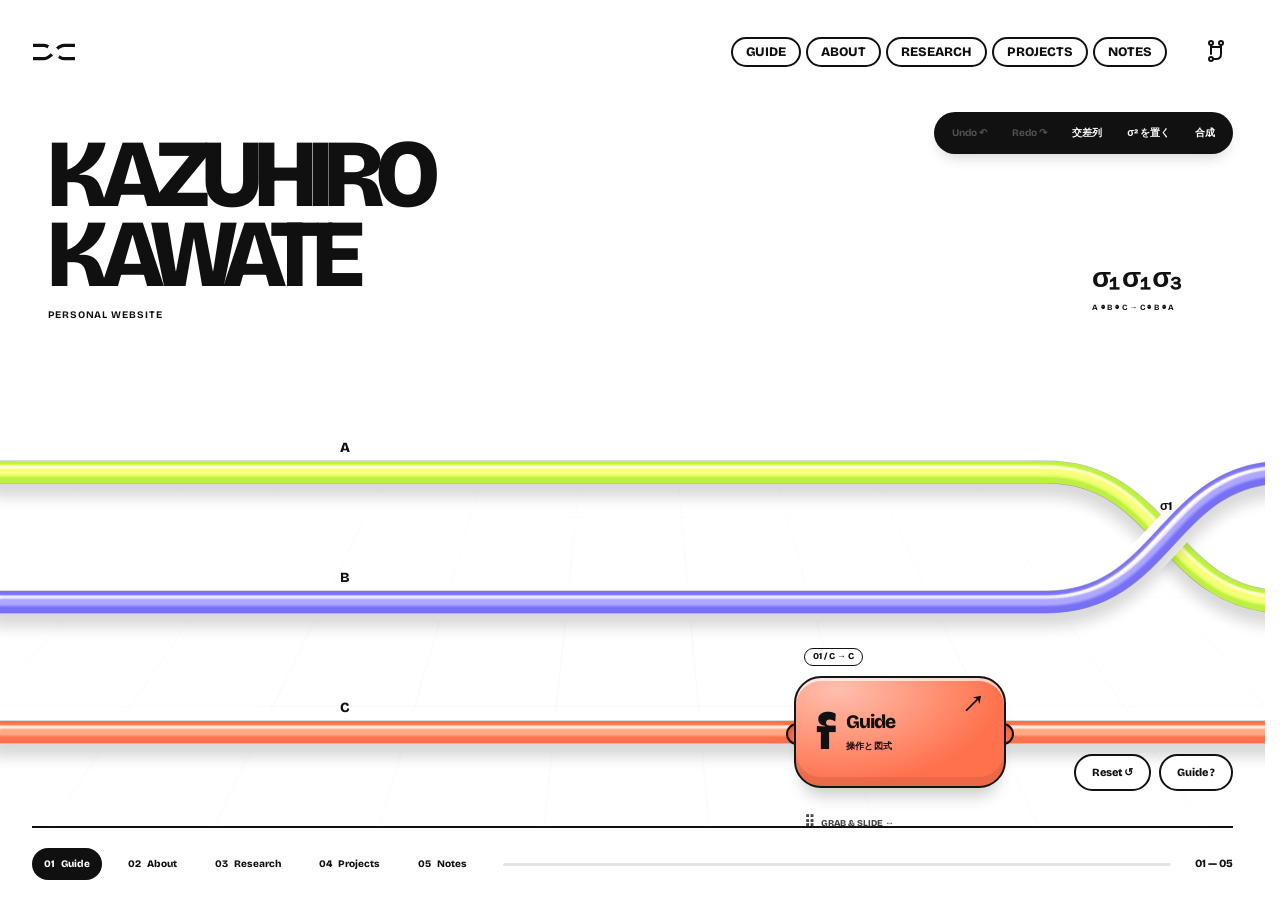
<file: index.html>
<!doctype html>
<html lang="ja"><head><meta charset="utf-8"><meta name="viewport" content="width=device-width,initial-scale=1"><meta name="color-scheme" content="light"><title>Kazuhiro Kawate</title><meta name="description" content="Personal academic website of Kazuhiro Kawate."><link rel="icon" href="assets/favicon.svg" type="image/svg+xml"><link rel="preload" href="assets/fonts/bricolage-latin.woff2" as="font" type="font/woff2" crossorigin><link rel="stylesheet" href="assets/style.css?v=1937d854e7c4"><link rel="canonical" href="https://limxiao.github.io/"><script src="assets/diagram-model.js?v=383373b5e519" defer></script><script src="assets/diagram-motion.js?v=80850148ad25" defer></script><script src="assets/site.js?v=06f39db7d010" defer></script></head><body class="home"><a class="skip-link" href="#diagram-interface">図式の操作へスキップ</a><header class="site-header"><a class="identity" href="index.html" aria-label="Kazuhiro Kawate ホーム"><svg viewBox="0 0 38 24" aria-hidden="true"><path d="M0 6h10c8 0 10 12 18 12h10M0 18h10C18 18 20 6 28 6h10"/><path class="mark-bridge" d="M14 7c4 2 6 6 10 8"/></svg></a><nav aria-label="メインナビゲーション"><a href="guide/" data-panel=guide >Guide</a><a href="about/" data-panel=about >About</a><a href="research/" data-panel=research >Research</a><a href="projects/" data-panel=projects >Projects</a><a href="notes/" data-panel=notes >Notes</a></nav><a class="github-link" href="https://github.com/limxiao" aria-label="GitHubプロフィール"><svg viewBox="0 0 24 24" aria-hidden="true"><path d="M7 3v11m0-7h10m0 0v-4m0 4v7c0 3-2 5-5 5H7"/><circle cx="7" cy="3" r="2"/><circle cx="17" cy="3" r="2"/><circle cx="7" cy="19" r="2"/></svg></a></header>
<main><section class="journey" aria-labelledby="intro-title"><div class="scene"><div class="intro"><h1 id="intro-title"><span class="headline-line">KAZUHIRO</span><span class="headline-line">KAWATE</span></h1><p class="eyebrow intro-caption">PERSONAL WEBSITE</p></div>
<div id="diagram-interface" class="diagram-viewport" tabindex="0" role="region" aria-label="ストリング図式。左右キーで探索できます"><div class="diagram-world"><svg class="strings" viewBox="0 0 3700 720" aria-hidden="true"><defs><filter id="tube-plastic" filterUnits="userSpaceOnUse" x="-10%" y="-60%" width="120%" height="220%" color-interpolation-filters="sRGB"><feGaussianBlur in="SourceAlpha" stdDeviation="3" result="bump"/><feSpecularLighting in="bump" surfaceScale="5" specularConstant="0.85" specularExponent="24" lighting-color="#ffffff" result="shine"><feDistantLight azimuth="225" elevation="55"/></feSpecularLighting><feComposite in="shine" in2="SourceAlpha" operator="in" result="clipped"/><feComposite in="SourceGraphic" in2="clipped" operator="arithmetic" k1="0" k2="1" k3="0.8" k4="0"/></filter><path id="shape-a" class="wire wire-a" d="M0 262H1046C1166 262 1166 392 1286 392H1860C1980 392 1980 522 2100 522H4386"/><path id="shape-b" class="wire wire-b" d="M0 392H1046C1166 392 1166 262 1286 262H2680C2800 262 2800 392 2920 392H4386"/><path id="shape-c" class="wire wire-c" d="M0 522H1860C1980 522 1980 392 2100 392H2680C2800 392 2800 262 2920 262H4386"/></defs><g class="wire-network"><g class="tube tube-a"><use href="#shape-a" class="tube-shadow"/><use href="#shape-a" class="tube-outline"/><use href="#shape-a" class="tube-body"/><use href="#shape-a" class="tube-sheen"/></g><path class="wire wire-gap-b" d="M0 392H1046C1166 392 1166 262 1286 262H2680C2800 262 2800 392 2920 392H4386"/><g class="tube tube-b"><use href="#shape-b" class="tube-shadow"/><use href="#shape-b" class="tube-outline"/><use href="#shape-b" class="tube-body"/><use href="#shape-b" class="tube-sheen"/></g><path class="wire wire-gap-c" d="M0 522H1860C1980 522 1980 392 2100 392H2680C2800 392 2800 262 2920 262H4386"/><g class="tube tube-c"><use href="#shape-c" class="tube-shadow"/><use href="#shape-c" class="tube-outline"/><use href="#shape-c" class="tube-body"/><use href="#shape-c" class="tube-sheen"/></g></g><g class="diagram-labels"><text data-input="A" x="72" y="242">A</text><text data-input="B" x="72" y="372">B</text><text data-input="C" x="72" y="502">C</text><text data-output="C" x="4216" y="242">C</text><text data-output="B" x="4216" y="372">B</text><text data-output="A" x="4216" y="502">A</text></g></svg><div class="diagram-node vermilion" data-node="guide" data-x="900" data-y="262" style="left:900px;top:262px"><span class="node-index">01 / A → A</span><a href="guide/" class="node-card" data-panel="guide" aria-label="Guideの詳細を開く"><span class="node-symbol" aria-hidden="true">f</span><span class="node-title">Guide<span>操作と図式</span></span><span class="node-arrow" aria-hidden="true">↗</span></a><button class="drag-handle" type="button" aria-label="Guideの箱を移動" aria-describedby="drag-help" hidden><span aria-hidden="true">⠿</span> GRAB & SLIDE ↔</button></div><div class="diagram-node vermilion" data-node="about" data-x="1530" data-y="392" style="left:1530px;top:392px"><span class="node-index">02 / A → A</span><a href="about/" class="node-card" data-panel="about" aria-label="Aboutの詳細を開く"><span class="node-symbol" aria-hidden="true">g</span><span class="node-title">About<span>自己紹介</span></span><span class="node-arrow" aria-hidden="true">↗</span></a><button class="drag-handle" type="button" aria-label="Aboutの箱を移動" aria-describedby="drag-help" hidden><span aria-hidden="true">⠿</span> GRAB & SLIDE ↔</button></div><div class="diagram-node vermilion" data-node="research" data-x="2392" data-y="522" style="left:2392px;top:522px"><span class="node-index">03 / A → A</span><a href="research/" class="node-card" data-panel="research" aria-label="Researchの詳細を開く"><span class="node-symbol" aria-hidden="true">h</span><span class="node-title">Research<span>研究</span></span><span class="node-arrow" aria-hidden="true">↗</span></a><button class="drag-handle" type="button" aria-label="Researchの箱を移動" aria-describedby="drag-help" hidden><span aria-hidden="true">⠿</span> GRAB & SLIDE ↔</button></div><div class="diagram-node teal" data-node="projects" data-x="3110" data-y="392" style="left:3110px;top:392px"><span class="node-index">04 / B → B</span><a href="projects/" class="node-card" data-panel="projects" aria-label="Projectsの詳細を開く"><span class="node-symbol" aria-hidden="true">i</span><span class="node-title">Projects<span>制作と実装</span></span><span class="node-arrow" aria-hidden="true">↗</span></a><button class="drag-handle" type="button" aria-label="Projectsの箱を移動" aria-describedby="drag-help" hidden><span aria-hidden="true">⠿</span> GRAB & SLIDE ↔</button></div><div class="diagram-node violet" data-node="notes" data-x="3740" data-y="262" style="left:3740px;top:262px"><span class="node-index">05 / C → C</span><a href="notes/" class="node-card" data-panel="notes" aria-label="Notesの詳細を開く"><span class="node-symbol" aria-hidden="true">j</span><span class="node-title">Notes<span>研究ノート</span></span><span class="node-arrow" aria-hidden="true">↗</span></a><button class="drag-handle" type="button" aria-label="Notesの箱を移動" aria-describedby="drag-help" hidden><span aria-hidden="true">⠿</span> GRAB & SLIDE ↔</button></div><button type="button" class="crossing-note" aria-label="交差列を編集" hidden><span>σ₁ σ₂ σ₁</span><span>A ⊗ B ⊗ C → C ⊗ B ⊗ A</span></button><div class="pair-preview" aria-hidden="true" hidden><span>σ²</span><svg viewBox="0 0 160 90"><path d="M0 15H20C55 15 45 75 80 75S105 15 140 15H160"/><path d="M0 75H20C55 75 45 15 80 15S105 75 140 75H160"/></svg></div><div class="end-note"><span class="eyebrow">SECTIONS</span><div class="end-links"><a href="guide/" data-panel="guide">Guide ↗</a><a href="about/" data-panel="about">About ↗</a><a href="research/" data-panel="research">Research ↗</a><a href="projects/" data-panel="projects">Projects ↗</a><a href="notes/" data-panel="notes">Notes ↗</a></div><button type="button" class="text-button return-start" hidden>はじまりへ戻る ↺</button></div></div></div>
<div class="coherence-tools" role="group" aria-label="図式の変形"><button type="button" data-action="undo" aria-label="操作を戻す" hidden>Undo ↶</button><button type="button" data-action="redo" aria-label="操作をやり直す" hidden>Redo ↷</button><button type="button" data-action="word" aria-pressed="false" hidden>交差列</button><button type="button" data-action="pair" aria-pressed="false" hidden>σ² を置く</button><button type="button" data-action="compose" aria-pressed="false" hidden>合成</button></div><section class="word-dock" hidden aria-label="交差列の編集"><div class="word-heading"><strong>交差列</strong><button type="button" data-word-close aria-label="交差列を閉じる">×</button></div><p class="word-explanation">左から右へ実行。このサイトではσ₁は1↔2、σ₂は2↔3、σ₃は3↔1を交換します。列の編集では射や出力の並びが変わる場合があります。交差をドラッグして並べ替えられます。選択後は左右ボタン、Shift＋左右キーでも移動できます。</p><ol class="word-tokens" aria-label="実行する交差の順序"></ol><div class="word-target-row"><span class="word-target" aria-live="polite">末尾に追加</span><div class="word-position-tools"><button type="button" data-word-left aria-label="選択した交差を左へ移動">←</button><button type="button" data-word-right aria-label="選択した交差を右へ移動">→</button><button type="button" data-word-end>末尾へ</button></div></div><div class="word-pad" role="group" aria-label="交差の入力"><button type="button" data-sigma="0" aria-label="σ₁を入力">σ₁</button><button type="button" data-sigma="1" aria-label="σ₂を入力">σ₂</button><button type="button" data-sigma="2" aria-label="σ₃を入力">σ₃</button><button type="button" data-word-delete>削除 ⌫</button></div><div class="word-actions"><button type="button" data-word-apply>実行</button><button type="button" data-word-reload>図式から読込</button><button type="button" data-word-clear>空にする</button><button type="button" data-word-braid>編み替え ↔</button></div><p class="word-status" role="status"></p><p class="word-limit"></p></section><div class="composition-dock" hidden role="group" aria-label="箱の合成"><p class="selection-summary">2個以上の箱を選択</p><div><button type="button" data-combine="serial">直列 ∘</button><button type="button" data-combine="tensor">並列 ⊗</button><button type="button" data-combine="split">展開</button><button type="button" data-combine="done">完了</button></div><label class="identity-option"><input type="checkbox" id="include-identities" checked>並列合成に恒等射を含める</label><p class="composition-feedback" role="status"></p></div><div class="placement-hint" hidden>σ²を置く位置をクリック。上下で3組から選択。Escで中止。</div><div class="scene-bottom"><div class="diagram-tools"><button class="text-button reset-diagram" type="button" hidden>Reset ↺</button><button class="text-button help-button" type="button" data-panel="guide" hidden>Guide ?</button></div></div>
<div class="journey-controls" hidden><div class="chapter-tabs" aria-label="図式内の移動"><button type="button" data-travel="guide" aria-label="図式のGuideへ移動">01<span>Guide</span></button><button type="button" data-travel="about" aria-label="図式のAboutへ移動">02<span>About</span></button><button type="button" data-travel="research" aria-label="図式のResearchへ移動">03<span>Research</span></button><button type="button" data-travel="projects" aria-label="図式のProjectsへ移動">04<span>Projects</span></button><button type="button" data-travel="notes" aria-label="図式のNotesへ移動">05<span>Notes</span></button></div><div class="progress-track" aria-hidden="true"><span></span></div><span class="journey-count">01 — 05</span></div></div></section>
</main><dialog id="panel-guide" aria-labelledby="panel-title-guide"><div class="dialog-top"><span class="eyebrow">01 / GUIDE</span><button class="close-dialog" type="button" aria-label="詳細を閉じる">Close <span aria-hidden="true">×</span></button></div><div class="prose"><h1 id="panel-title-guide">Guide</h1>
<p>ストリング図式と、このサイトの操作方法。</p>
<h2>サイトの動かし方</h2>
<p>マウスの縦ホイールで左右へ探索できます。タッチでは横にスワイプし、キーボードでは図式領域にフォーカスして左右キー・Home・Endで移動します。下のセクション名から箱へ移動することもできます。</p>
<p>箱をクリックすると本文が開きます。本文では通常の縦スクロールで読み、CloseまたはEscapeで図式へ戻れます。通常ページへのリンクからも読めます。</p>
<p>箱やσの印を左右へドラッグして動かします。箱のハンドルへTabで移動し、左右キーでも調整できます。Shiftで大きく移動、Enterで確定、Escapeで取り消します。Undo / Redo、またはCmd / Ctrl + Zで操作を戻せます。</p>
<h2>この図式の読み方</h2>
<p>線は対象、箱は射を表します。時間は左から右へ。同じ線に沿った箱の並びは合成、平行な線の並びはテンソル積です。</p>
<p>対象はA・B・Cです。左端からGuide=f、About=g、Research=h、Projects=i、Notes=j。各箱が属する対象A・B・Cはページを開くたびにランダムに決まります。初期の横方向の順序は変えず、箱の色と型表示は接続するワイヤーに合わせます。ページを開くたび、σ₁・σ₂・σ₃から1〜6項の交差列をランダムに生成します。出力の並びはその列によって変わり、図式上の表示で確認できます。色は線を追跡するための目印です。</p>
<p>記号と研究セクションの対応は、ナビゲーションのための比喩です。研究分野自体に数学的な型を与えているわけではありません。</p>
<h2>交差を越える</h2>
<p>箱を左右へドラッグすると、同じ対象のワイヤーを追って交差を越えます。対称性の自然性 <code>σ ∘ (f⊗id) = (id⊗f) ∘ σ</code> を使う操作です。箱が別の高さへ移っても、対象Aの箱はAのままです。</p>
<p>同じ対象に置かれた箱どうしは、初期の横順に対応する合成順序を保ちます。前の箱を先へ運ぶと、必要に応じて後ろの箱も先へ移ります。異なる線の独立した箱は、交換法則により前後の並びを変えられます。σの印も動かせます。</p>
<h2>編み替えと往復</h2>
<p>「編み替え」は <code>σ₁σ₂σ₁ = σ₂σ₁σ₂</code> と、途中にある箱の自然性を使います。「σ²」は隣り合う二つの対称性を挿入・除去します。どちらも線のつながりと同じ線上の箱の順序を変えません。</p>
<p>操作はUndo / Redoで戻せます。結合と単位はstrictな表示で省略しています。現在の生成射は、この3本と5つの単項射です。これらの直列・並列合成を複数ポートの箱としてまとめられます。任意の新しい生成射を追加する汎用エディタは未実装です。</p>
<p>複製・消去・カップ・キャップは、一般の対称モノイダル圏に自動で備わる構造ではありません。それぞれを許す追加構造なしに操作として追加することはしません。</p>
<h2>動きの意味と表示位置</h2>
<p>交差の前後では、箱・ワイヤー・σの位置を同時に補間します。補間中も線の端点は箱へ接続されます。途中の描画は公理による変形の視覚表現であり、各中間フレームを別の数学的等式としては扱いません。カーソルに対するたわみも視覚上のフィードバックです。</p>
<p>通常のドラッグでは、画面の横位置・縦位置を固定します。箱を持ったままホイールで横へ探索できます。Shiftを押しながら画面端へ持っていくと、自動的に横へ探索できます。OSまたはGuideの設定で動きを抑えると、補間を行わずに操作できます。</p>
<p><a href="https://www.mscs.dal.ca/~selinger/papers/graphical.pdf">図式の数学的背景：Peter Selinger, A survey of graphical languages for monoidal categories</a></p>
<h2>対称性を2回</h2>
<p>対称モノイダル圏での等式：<code>σ(B,A) ∘ σ(A,B) = id(A⊗B)</code>。下の実験ではその両辺を切り替えます。一般の編み込みの交差除去には拡張しません。</p>
<h2>直列・並列合成</h2>
<p>「合成」を押し、箱の＋で対象を選択します。直列は入力と出力の型が一致する箱を、ワイヤー上の順でまとめます。Guide=fとAbout=gがともにAにある場合、fの後にgを適用する合成は <code>g∘f : A→A</code> です。並列は異なる対象に作用する箱をテンソル積としてまとめます。</p>
<p>「並列合成に恒等射を含める」で、選択していない線を合成箱に含めるか選べます。オンなら、たとえば配置によって <code>i⊗j⊗idA</code> と表示し、白いポートが恒等射を示します。オフなら <code>i⊗j</code> の2本だけが箱のポートになり、Aは箱に属さず通過します。合成前に選び、異なる設定の箱を同じ図式に置けます。</p>
<p>対象が隣接していない配置では、選択していない線に開いた通路を残し、既知の因子をまとめて表示します。その線が箱の入力・出力に含まれるとは扱いません。周囲を含む図式全体の射は両方の設定で同じです。</p>
<p>この実装は、既知の生成射f・g・h・i・jの因子をまとめる操作です。入れ子の並列合成では表示の恒等拡張を外し、内部の因子のテンソル積を組み直してから、選択した設定に応じて周囲のワイヤーへ恒等拡張します。任意の未知の多入力・多出力の箱を不透明なまま合成する汎用エディタではありません。</p>
<p>合成箱を選んで「展開」で元の因子へ戻せます。入れ子の合成もでき、Undo / Redoで操作を戻せます。合成箱をクリックすると、含まれる各セクションの本文を開けます。</p>
<h2>σ²を配置する</h2>
<p>「σ²を置く」を押し、ワイヤー上の場所をクリックします。上側は1↔2、下側は2↔3、中央は3↔1を選びます。必要な空き領域を作るため、後続の箱や交差を横へ広げます。視点は勝手に移動しません。</p>
<p>キーボードでは左右キーで位置、上下キーで2本の組を選び、Enterで配置、Escapeで中止できます。配置した「σ² ×」をクリックすると、その組だけを除去します。交差は入力欄と配置操作を合わせて64個までです。σ²は2個分を使います。</p>
<h2>交差列を編集する</h2>
<p>図式のσ列、または右上の「交差列」から入力欄を開きます。σ₁・σ₂・σ₃のボタンで右へ追加します。「削除」は末尾の1項を消します。列の中の交差を押すとその位置を選択でき、σのボタンで置き換え、削除でその項を消せます。「末尾へ」で追加に戻ります。交差はドラッグで並べ替えられます。選択した項は左右ボタン、Shift＋左右キーでも移動できます。1・2・3キーとBackspace / Deleteでも操作できます。「実行」で左から順に図式へ反映します。空の交差列では交換がなくなります。箱の射はそのまま残ります。</p>
<p>このサイトの記法ではσ₁=(1 2)、σ₂=(2 3)、σ₃=(3 1)です。σ₃は通常の隣接交換の添字ではなく、外側2本の交換に付けた名前です。描画では外側2本を直接斜めに交差させ、中央のワイヤーは水平に保ちます。斜めの中央部分は直線で、水平線から出入りする角だけを滑らかに丸めます。交差は線同士の接続を意味しません。同じ番号を続けたσᵢ²も、そのまま表示します。対称モノイダル圏では恒等射と等しいものの、自動では消去しません。</p>
<p>列の編集では出力の対象の順序、つまり表す射が変わる場合があります。「編み替え」は列に現れるσᵢσᵢ₊₁σᵢとσᵢ₊₁σᵢσᵢ₊₁を切り替え、同じ射を保ちます。任意の列の編集を等式とは扱いません。動きの途中は視覚的な補間です。</p>
<p>図式へσ²を置いたり除去したりすると入力欄も更新します。入力欄を開いた状態で配置を始めた場合、配置後に更新された欄へ戻ります。Undo / Redoも入力・図式・出力の並びを一緒に戻します。「図式から読込」で未実行の入力を捨てて読み直せます。</p>
<p>32個以上では長い列の案内を表示し、64個で追加を止めます。残りが1個以下のときは、2個必要なσ²の配置も止めます。入力を勝手に切り詰めたり簡約したりしません。入力欄は縦にスクロールでき、図式は横へ探索できます。</p>
<p>列を短くしても、表示位置を急に変えないためキャンバスの横幅を保持します。Resetは、そのページを開いたときの列・箱・キャンバス幅へ戻します。初期生成は最大6項、手動編集は最大64項です。</p><p id="drag-help" class="sr-only">左右キーでワイヤーに沿って移動。Shiftで大きく移動、Enterで確定、Escapeで取り消します。</p><div class="motion-setting" hidden><label><input type="checkbox" id="static-mode"> 図式を静かに読む（動きを抑える）</label></div><section class="experiment" aria-labelledby="symmetry-title"><p class="eyebrow">A SMALL EXPERIMENT / 01</p><h2 id="symmetry-title">対称性と恒等射</h2><p>二つの対称性の合成と恒等射の表示を切り替えます。</p><svg class="symmetry-diagram" viewBox="0 0 620 160" role="img" aria-label="対象AとBの2回の対称性。ボタンで恒等射の表示に切り替えられます"><g class="double-cross"><path class="a" d="M20 42H150C220 42 220 118 310 118S400 42 470 42H600"/><path class="gap" d="M20 118H150C220 118 220 42 310 42S400 118 470 118H600"/><path class="b" d="M20 118H150C220 118 220 42 310 42S400 118 470 118H600"/></g><g class="identity-wires" hidden><path class="a" d="M20 42H600"/><path class="b" d="M20 118H600"/></g><text x="4" y="25">A</text><text x="4" y="150">B</text><text x="598" y="25">A</text><text x="598" y="150">B</text></svg><p class="equation">σ<span>(B,A)</span> ∘ σ<span>(A,B)</span> = id<span>(A⊗B)</span></p><button class="text-button symmetry-toggle" type="button" hidden aria-pressed="false">恒等射に切り替える <span aria-hidden="true">↔</span></button><p class="small">対称性の公理に基づく表示切替です。一般の編み込みで交差を消せるとは限りません。</p></section></div><a class="text-button" href="guide/">通常のページで読む <span aria-hidden="true">↗</span></a></dialog><dialog id="panel-about" aria-labelledby="panel-title-about"><div class="dialog-top"><span class="eyebrow">02 / ABOUT</span><button class="close-dialog" type="button" aria-label="詳細を閉じる">Close <span aria-hidden="true">×</span></button></div><div class="prose"><h1 id="panel-title-about">About</h1>
<p>川手 知拓 / Kazuhiro Kawate</p>
<p>ZEN大学で数理科学を学んでいます。代数学、表現論、圏論、量子情報理論、自然言語処理、言語学に関心があります。</p>
<h2>学習・活動</h2>
<ul>
<li>高専：主に化学を学習。2021年度入学。</li>
<li>ZEN大学：主に数学を学習。2025年4月入学。</li>
<li>埼玉大学：言語学・計算機科学の科目等履修生。2026年10月〜2027年3月在籍。</li>
<li>ZENRON編集委員</li>
<li>教育機関でインターンとして活動。2025年2月〜2026年10月在籍。</li>
</ul>
<h2>Links</h2>
<ul>
<li><a href="https://www.linkedin.com/in/kazuhiro-kawate/">LinkedIn</a></li>
<li><a href="https://github.com/limxiao">GitHub</a></li>
<li><a href="https://zenron.jp">ZENRON</a></li>
</ul>
<h2>資格・受賞など</h2>
<ul>
<li>2023年11月：ポスター発表奨励賞（第9回 関東磐越地区化学技術フォーラム）を受賞</li>
<li>2026年3月：量子ジェネラリスト資格（一般社団法人日本量子コンピューティング協会）を取得</li>
<li>2026年7月：特待奨学生支援制度（ZEN大学）に採択</li>
</ul></div><a class="text-button" href="about/">通常のページで読む <span aria-hidden="true">↗</span></a></dialog><dialog id="panel-research" aria-labelledby="panel-title-research"><div class="dialog-top"><span class="eyebrow">03 / RESEARCH</span><button class="close-dialog" type="button" aria-label="詳細を閉じる">Close <span aria-hidden="true">×</span></button></div><div class="prose"><h1 id="panel-title-research">Research</h1></div><a class="text-button" href="research/">通常のページで読む <span aria-hidden="true">↗</span></a></dialog><dialog id="panel-projects" aria-labelledby="panel-title-projects"><div class="dialog-top"><span class="eyebrow">04 / PROJECTS</span><button class="close-dialog" type="button" aria-label="詳細を閉じる">Close <span aria-hidden="true">×</span></button></div><div class="prose"><h1 id="panel-title-projects">Projects</h1>
<p>ソフトウェア・実装・ウェブ上の制作物。</p>
<h2>String diagram playground</h2>
<p>このサイトそのものが、SVGで描いたストリング図式を探索する小さな実験です。箱を動かし、線の接続を観察できます。</p>
<p>接続された箱は決められた範囲内で動きます。型・接続・合成順を固定した図式の連続変形に限定しています。</p>
<h2>対称性の小さな実験</h2>
<p>対称モノイダル圏では、対称性を2回適用する合成は恒等射になります。Guideにある図式の実験では、この等式の両辺を切り替えて表示できます。</p>
<p>これは対称性の公理を用いる例です。一般の編み込みモノイダル圏では同じ扱いはできません。</p>
<h2>その他の制作物</h2>
<h3>hangul-bridge</h3>
<p>ハングルの文字・発音・ローマ字入力を結びつけて学ぶ、ブラウザ完結型の韓国語学習ツールです。文字・発音・意味の練習、音声合成、学習履歴の端末内保存に対応しています。</p>
<p><a href="https://github.com/limxiao/hangul-bridge">GitHubでソースと使い方を見る</a></p>
<p><a href="https://github.com/limxiao">GitHubのプロフィールを見る</a></p></div><a class="text-button" href="projects/">通常のページで読む <span aria-hidden="true">↗</span></a></dialog><dialog id="panel-notes" aria-labelledby="panel-title-notes"><div class="dialog-top"><span class="eyebrow">05 / NOTES</span><button class="close-dialog" type="button" aria-label="詳細を閉じる">Close <span aria-hidden="true">×</span></button></div><div class="prose"><h1 id="panel-title-notes">Notes</h1>
<p>数学・言語学・計算機科学の研究ノート。</p>
<h2>ノート</h2>
<p>記事は準備中です。</p></div><a class="text-button" href="notes/">通常のページで読む <span aria-hidden="true">↗</span></a></dialog><dialog id="panel-composite" aria-labelledby="composite-title"><div class="dialog-top"><span class="eyebrow">COMPOSITION</span><button class="close-dialog" type="button" aria-label="詳細を閉じる">Close ×</button></div><div class="prose"><h1 id="composite-title">合成</h1><p class="composite-type"></p><div class="composite-contents"></div></div></dialog><p class="sr-only" role="status" id="diagram-status"></p></body></html>
</file>
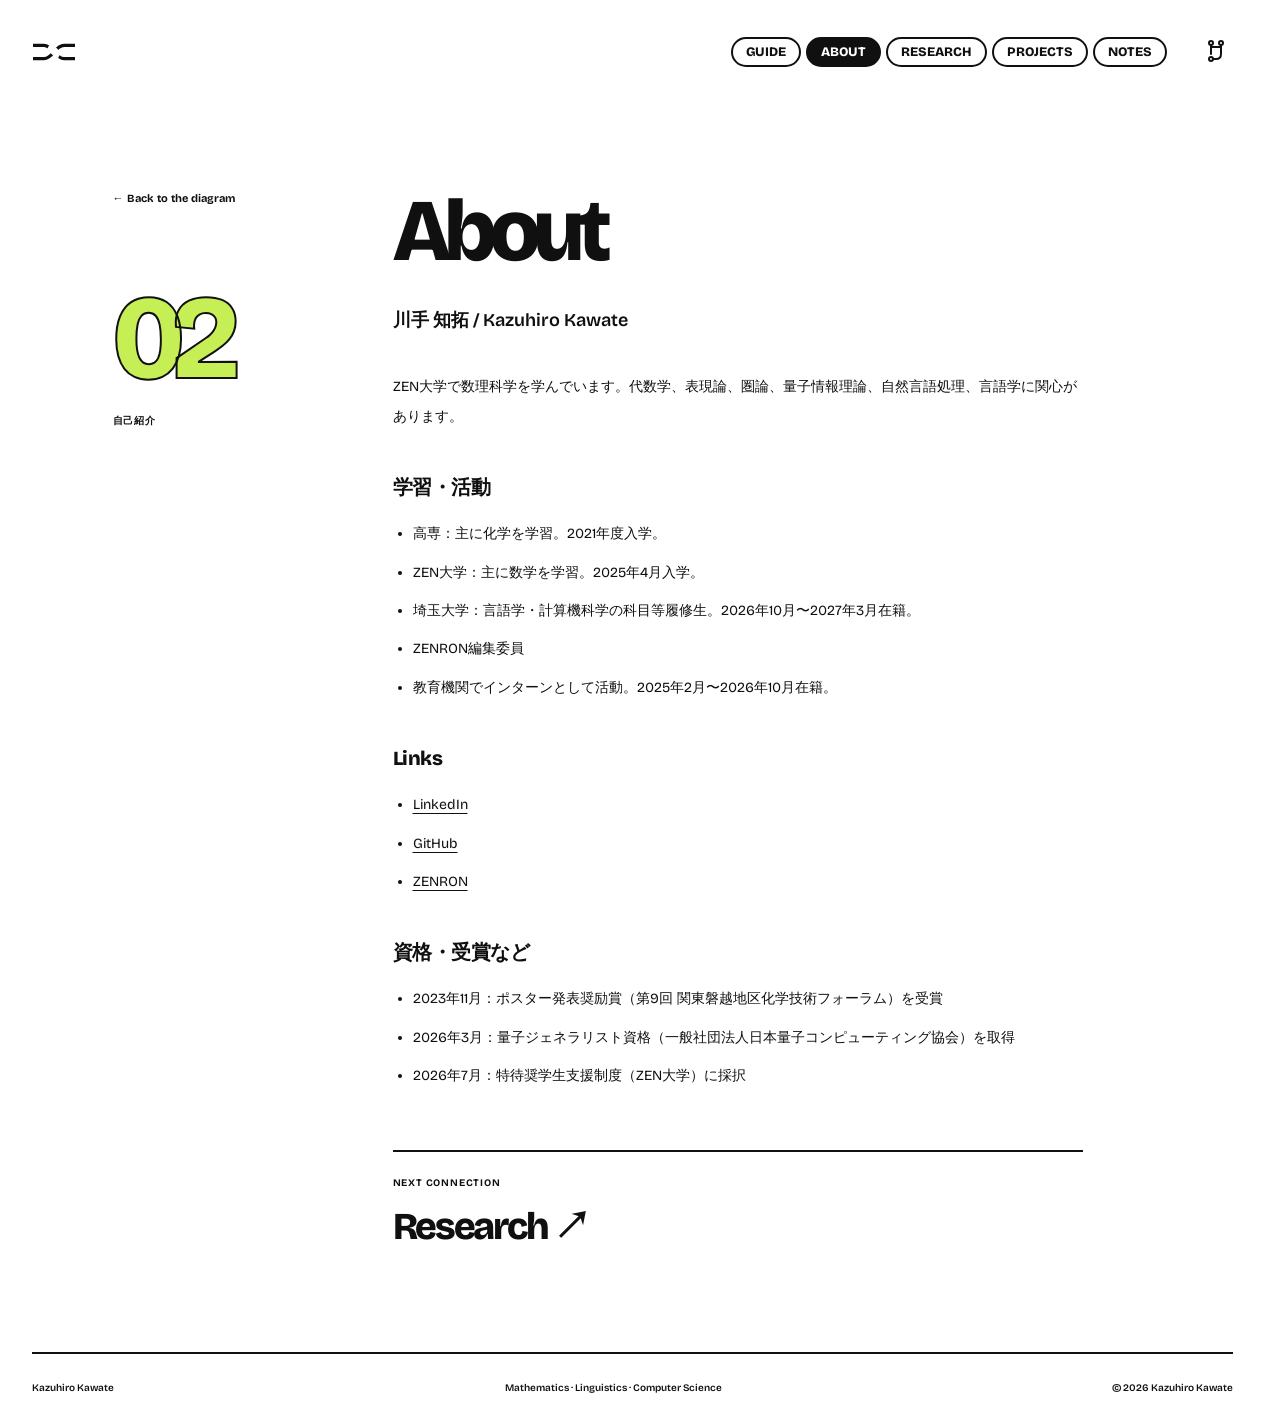
<file: about/index.html>
<!doctype html>
<html lang="ja"><head><meta charset="utf-8"><meta name="viewport" content="width=device-width,initial-scale=1"><meta name="color-scheme" content="light"><title>About — Kazuhiro Kawate</title><meta name="description" content="Personal academic website of Kazuhiro Kawate."><link rel="icon" href="../assets/favicon.svg" type="image/svg+xml"><link rel="preload" href="../assets/fonts/bricolage-latin.woff2" as="font" type="font/woff2" crossorigin><link rel="stylesheet" href="../assets/style.css?v=1937d854e7c4"><link rel="canonical" href="https://limxiao.github.io/about/"><script src="../assets/diagram-model.js?v=383373b5e519" defer></script><script src="../assets/diagram-motion.js?v=80850148ad25" defer></script><script src="../assets/site.js?v=06f39db7d010" defer></script></head><body class="article-page"><a class="skip-link" href="#content">本文へスキップ</a><header class="site-header"><a class="identity" href="../index.html" aria-label="Kazuhiro Kawate ホーム"><svg viewBox="0 0 38 24" aria-hidden="true"><path d="M0 6h10c8 0 10 12 18 12h10M0 18h10C18 18 20 6 28 6h10"/><path class="mark-bridge" d="M14 7c4 2 6 6 10 8"/></svg></a><nav aria-label="メインナビゲーション"><a href="../guide/"  >Guide</a><a href="../about/"  aria-current=page>About</a><a href="../research/"  >Research</a><a href="../projects/"  >Projects</a><a href="../notes/"  >Notes</a></nav><a class="github-link" href="https://github.com/limxiao" aria-label="GitHubプロフィール"><svg viewBox="0 0 24 24" aria-hidden="true"><path d="M7 3v11m0-7h10m0 0v-4m0 4v7c0 3-2 5-5 5H7"/><circle cx="7" cy="3" r="2"/><circle cx="17" cy="3" r="2"/><circle cx="7" cy="19" r="2"/></svg></a></header><main id="content" class="article-layout"><aside class="article-aside"><a href="../index.html">← Back to the diagram</a><span class="article-number">02</span><span class="eyebrow">自己紹介</span></aside><article class="prose"><h1>About</h1>
<p>川手 知拓 / Kazuhiro Kawate</p>
<p>ZEN大学で数理科学を学んでいます。代数学、表現論、圏論、量子情報理論、自然言語処理、言語学に関心があります。</p>
<h2>学習・活動</h2>
<ul>
<li>高専：主に化学を学習。2021年度入学。</li>
<li>ZEN大学：主に数学を学習。2025年4月入学。</li>
<li>埼玉大学：言語学・計算機科学の科目等履修生。2026年10月〜2027年3月在籍。</li>
<li>ZENRON編集委員</li>
<li>教育機関でインターンとして活動。2025年2月〜2026年10月在籍。</li>
</ul>
<h2>Links</h2>
<ul>
<li><a href="https://www.linkedin.com/in/kazuhiro-kawate/">LinkedIn</a></li>
<li><a href="https://github.com/limxiao">GitHub</a></li>
<li><a href="https://zenron.jp">ZENRON</a></li>
</ul>
<h2>資格・受賞など</h2>
<ul>
<li>2023年11月：ポスター発表奨励賞（第9回 関東磐越地区化学技術フォーラム）を受賞</li>
<li>2026年3月：量子ジェネラリスト資格（一般社団法人日本量子コンピューティング協会）を取得</li>
<li>2026年7月：特待奨学生支援制度（ZEN大学）に採択</li>
</ul><div class="article-next"><span class="eyebrow">NEXT CONNECTION</span><a href="../research/">Research ↗</a></div></article></main><footer class="site-footer"><a href="../index.html">Kazuhiro Kawate</a><span>Mathematics · Linguistics · Computer Science</span><span>© 2026 Kazuhiro Kawate</span></footer></body></html>
</file>
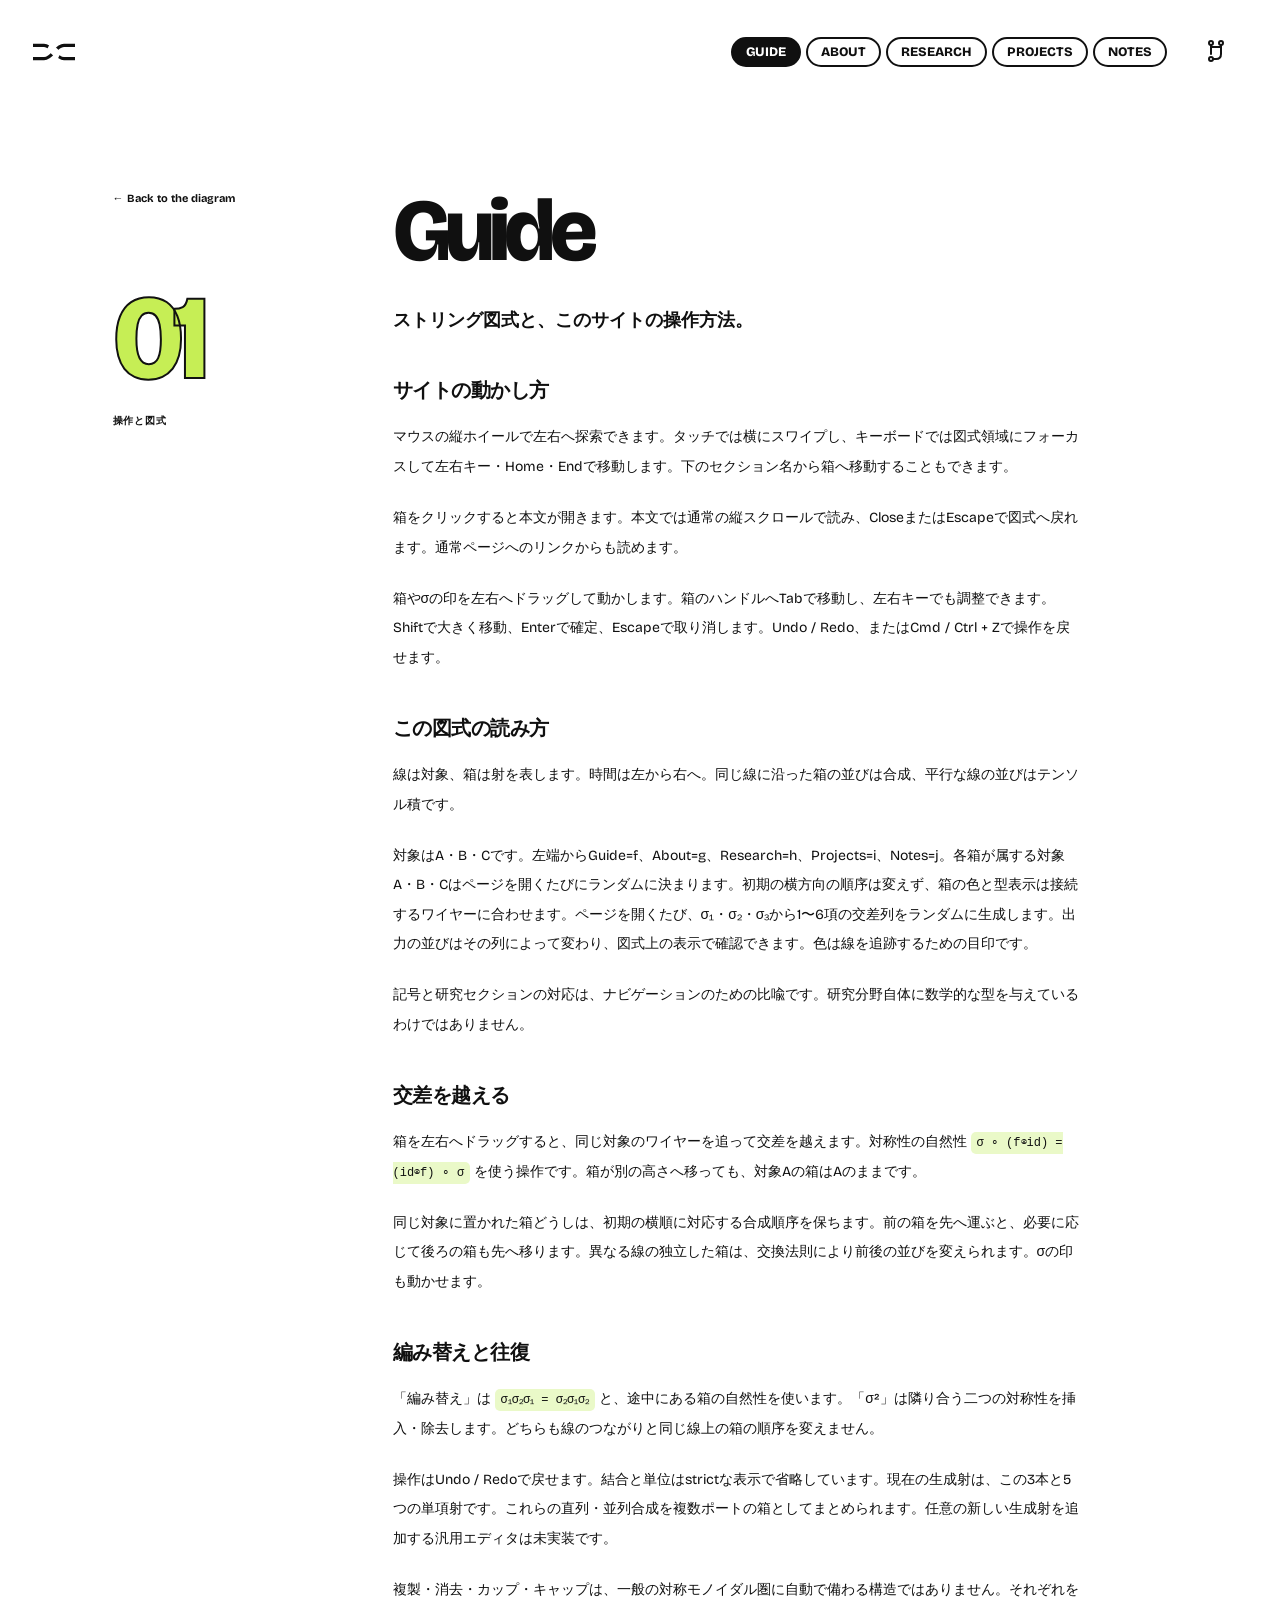
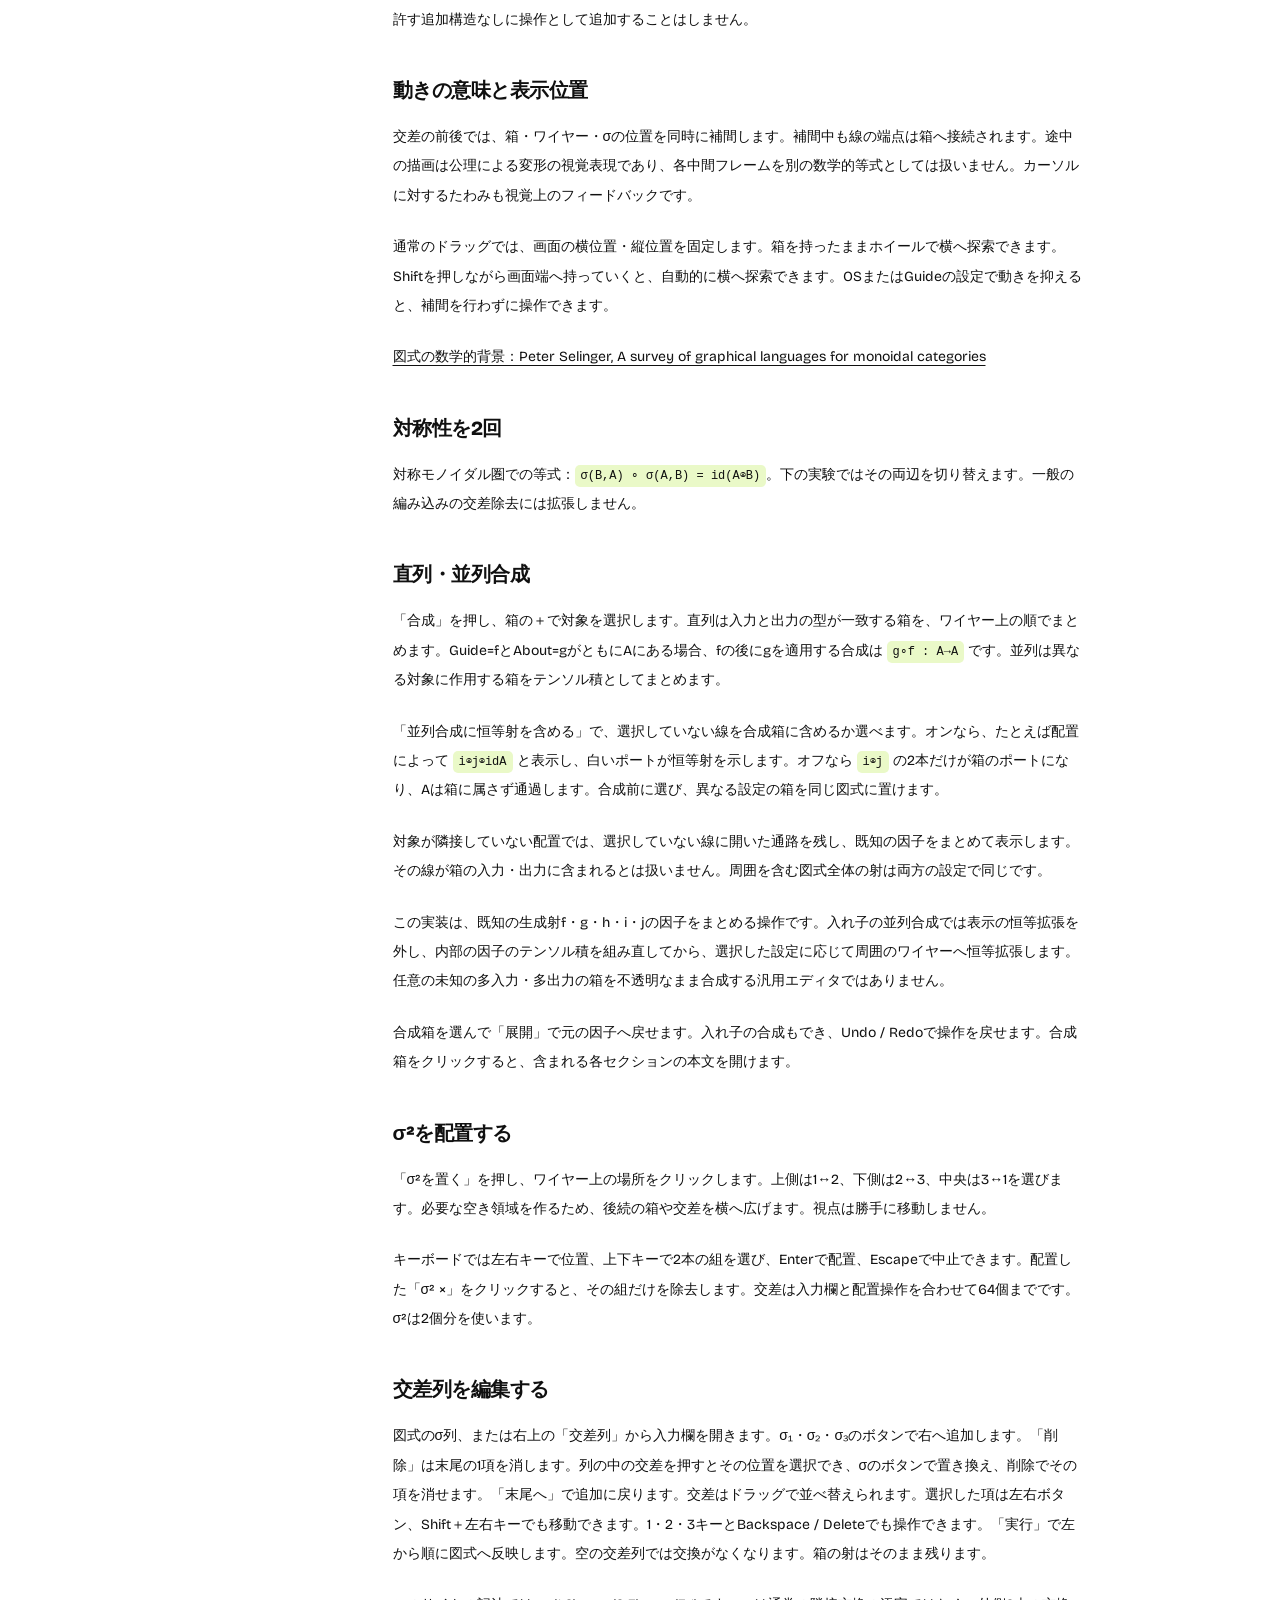
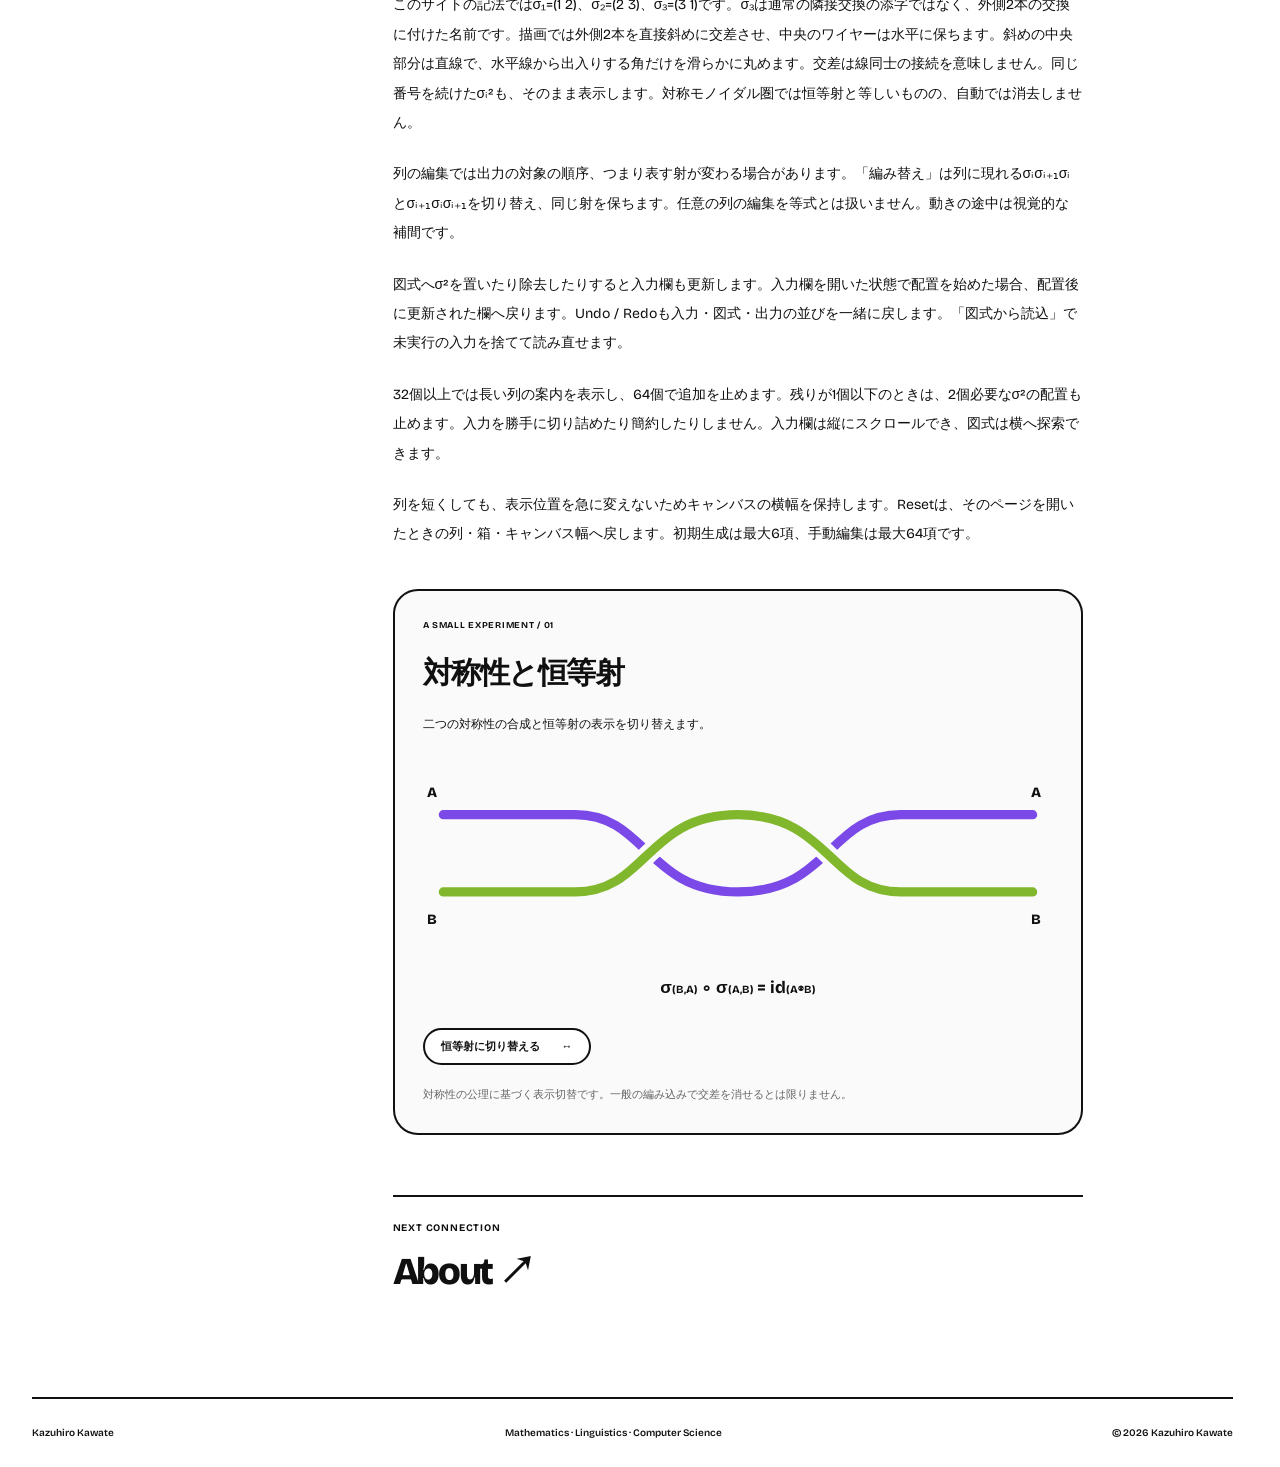
<file: guide/index.html>
<!doctype html>
<html lang="ja"><head><meta charset="utf-8"><meta name="viewport" content="width=device-width,initial-scale=1"><meta name="color-scheme" content="light"><title>Guide — Kazuhiro Kawate</title><meta name="description" content="Personal academic website of Kazuhiro Kawate."><link rel="icon" href="../assets/favicon.svg" type="image/svg+xml"><link rel="preload" href="../assets/fonts/bricolage-latin.woff2" as="font" type="font/woff2" crossorigin><link rel="stylesheet" href="../assets/style.css?v=1937d854e7c4"><link rel="canonical" href="https://limxiao.github.io/guide/"><script src="../assets/diagram-model.js?v=383373b5e519" defer></script><script src="../assets/diagram-motion.js?v=80850148ad25" defer></script><script src="../assets/site.js?v=06f39db7d010" defer></script></head><body class="article-page"><a class="skip-link" href="#content">本文へスキップ</a><header class="site-header"><a class="identity" href="../index.html" aria-label="Kazuhiro Kawate ホーム"><svg viewBox="0 0 38 24" aria-hidden="true"><path d="M0 6h10c8 0 10 12 18 12h10M0 18h10C18 18 20 6 28 6h10"/><path class="mark-bridge" d="M14 7c4 2 6 6 10 8"/></svg></a><nav aria-label="メインナビゲーション"><a href="../guide/"  aria-current=page>Guide</a><a href="../about/"  >About</a><a href="../research/"  >Research</a><a href="../projects/"  >Projects</a><a href="../notes/"  >Notes</a></nav><a class="github-link" href="https://github.com/limxiao" aria-label="GitHubプロフィール"><svg viewBox="0 0 24 24" aria-hidden="true"><path d="M7 3v11m0-7h10m0 0v-4m0 4v7c0 3-2 5-5 5H7"/><circle cx="7" cy="3" r="2"/><circle cx="17" cy="3" r="2"/><circle cx="7" cy="19" r="2"/></svg></a></header><main id="content" class="article-layout"><aside class="article-aside"><a href="../index.html">← Back to the diagram</a><span class="article-number">01</span><span class="eyebrow">操作と図式</span></aside><article class="prose"><h1>Guide</h1>
<p>ストリング図式と、このサイトの操作方法。</p>
<h2>サイトの動かし方</h2>
<p>マウスの縦ホイールで左右へ探索できます。タッチでは横にスワイプし、キーボードでは図式領域にフォーカスして左右キー・Home・Endで移動します。下のセクション名から箱へ移動することもできます。</p>
<p>箱をクリックすると本文が開きます。本文では通常の縦スクロールで読み、CloseまたはEscapeで図式へ戻れます。通常ページへのリンクからも読めます。</p>
<p>箱やσの印を左右へドラッグして動かします。箱のハンドルへTabで移動し、左右キーでも調整できます。Shiftで大きく移動、Enterで確定、Escapeで取り消します。Undo / Redo、またはCmd / Ctrl + Zで操作を戻せます。</p>
<h2>この図式の読み方</h2>
<p>線は対象、箱は射を表します。時間は左から右へ。同じ線に沿った箱の並びは合成、平行な線の並びはテンソル積です。</p>
<p>対象はA・B・Cです。左端からGuide=f、About=g、Research=h、Projects=i、Notes=j。各箱が属する対象A・B・Cはページを開くたびにランダムに決まります。初期の横方向の順序は変えず、箱の色と型表示は接続するワイヤーに合わせます。ページを開くたび、σ₁・σ₂・σ₃から1〜6項の交差列をランダムに生成します。出力の並びはその列によって変わり、図式上の表示で確認できます。色は線を追跡するための目印です。</p>
<p>記号と研究セクションの対応は、ナビゲーションのための比喩です。研究分野自体に数学的な型を与えているわけではありません。</p>
<h2>交差を越える</h2>
<p>箱を左右へドラッグすると、同じ対象のワイヤーを追って交差を越えます。対称性の自然性 <code>σ ∘ (f⊗id) = (id⊗f) ∘ σ</code> を使う操作です。箱が別の高さへ移っても、対象Aの箱はAのままです。</p>
<p>同じ対象に置かれた箱どうしは、初期の横順に対応する合成順序を保ちます。前の箱を先へ運ぶと、必要に応じて後ろの箱も先へ移ります。異なる線の独立した箱は、交換法則により前後の並びを変えられます。σの印も動かせます。</p>
<h2>編み替えと往復</h2>
<p>「編み替え」は <code>σ₁σ₂σ₁ = σ₂σ₁σ₂</code> と、途中にある箱の自然性を使います。「σ²」は隣り合う二つの対称性を挿入・除去します。どちらも線のつながりと同じ線上の箱の順序を変えません。</p>
<p>操作はUndo / Redoで戻せます。結合と単位はstrictな表示で省略しています。現在の生成射は、この3本と5つの単項射です。これらの直列・並列合成を複数ポートの箱としてまとめられます。任意の新しい生成射を追加する汎用エディタは未実装です。</p>
<p>複製・消去・カップ・キャップは、一般の対称モノイダル圏に自動で備わる構造ではありません。それぞれを許す追加構造なしに操作として追加することはしません。</p>
<h2>動きの意味と表示位置</h2>
<p>交差の前後では、箱・ワイヤー・σの位置を同時に補間します。補間中も線の端点は箱へ接続されます。途中の描画は公理による変形の視覚表現であり、各中間フレームを別の数学的等式としては扱いません。カーソルに対するたわみも視覚上のフィードバックです。</p>
<p>通常のドラッグでは、画面の横位置・縦位置を固定します。箱を持ったままホイールで横へ探索できます。Shiftを押しながら画面端へ持っていくと、自動的に横へ探索できます。OSまたはGuideの設定で動きを抑えると、補間を行わずに操作できます。</p>
<p><a href="https://www.mscs.dal.ca/~selinger/papers/graphical.pdf">図式の数学的背景：Peter Selinger, A survey of graphical languages for monoidal categories</a></p>
<h2>対称性を2回</h2>
<p>対称モノイダル圏での等式：<code>σ(B,A) ∘ σ(A,B) = id(A⊗B)</code>。下の実験ではその両辺を切り替えます。一般の編み込みの交差除去には拡張しません。</p>
<h2>直列・並列合成</h2>
<p>「合成」を押し、箱の＋で対象を選択します。直列は入力と出力の型が一致する箱を、ワイヤー上の順でまとめます。Guide=fとAbout=gがともにAにある場合、fの後にgを適用する合成は <code>g∘f : A→A</code> です。並列は異なる対象に作用する箱をテンソル積としてまとめます。</p>
<p>「並列合成に恒等射を含める」で、選択していない線を合成箱に含めるか選べます。オンなら、たとえば配置によって <code>i⊗j⊗idA</code> と表示し、白いポートが恒等射を示します。オフなら <code>i⊗j</code> の2本だけが箱のポートになり、Aは箱に属さず通過します。合成前に選び、異なる設定の箱を同じ図式に置けます。</p>
<p>対象が隣接していない配置では、選択していない線に開いた通路を残し、既知の因子をまとめて表示します。その線が箱の入力・出力に含まれるとは扱いません。周囲を含む図式全体の射は両方の設定で同じです。</p>
<p>この実装は、既知の生成射f・g・h・i・jの因子をまとめる操作です。入れ子の並列合成では表示の恒等拡張を外し、内部の因子のテンソル積を組み直してから、選択した設定に応じて周囲のワイヤーへ恒等拡張します。任意の未知の多入力・多出力の箱を不透明なまま合成する汎用エディタではありません。</p>
<p>合成箱を選んで「展開」で元の因子へ戻せます。入れ子の合成もでき、Undo / Redoで操作を戻せます。合成箱をクリックすると、含まれる各セクションの本文を開けます。</p>
<h2>σ²を配置する</h2>
<p>「σ²を置く」を押し、ワイヤー上の場所をクリックします。上側は1↔2、下側は2↔3、中央は3↔1を選びます。必要な空き領域を作るため、後続の箱や交差を横へ広げます。視点は勝手に移動しません。</p>
<p>キーボードでは左右キーで位置、上下キーで2本の組を選び、Enterで配置、Escapeで中止できます。配置した「σ² ×」をクリックすると、その組だけを除去します。交差は入力欄と配置操作を合わせて64個までです。σ²は2個分を使います。</p>
<h2>交差列を編集する</h2>
<p>図式のσ列、または右上の「交差列」から入力欄を開きます。σ₁・σ₂・σ₃のボタンで右へ追加します。「削除」は末尾の1項を消します。列の中の交差を押すとその位置を選択でき、σのボタンで置き換え、削除でその項を消せます。「末尾へ」で追加に戻ります。交差はドラッグで並べ替えられます。選択した項は左右ボタン、Shift＋左右キーでも移動できます。1・2・3キーとBackspace / Deleteでも操作できます。「実行」で左から順に図式へ反映します。空の交差列では交換がなくなります。箱の射はそのまま残ります。</p>
<p>このサイトの記法ではσ₁=(1 2)、σ₂=(2 3)、σ₃=(3 1)です。σ₃は通常の隣接交換の添字ではなく、外側2本の交換に付けた名前です。描画では外側2本を直接斜めに交差させ、中央のワイヤーは水平に保ちます。斜めの中央部分は直線で、水平線から出入りする角だけを滑らかに丸めます。交差は線同士の接続を意味しません。同じ番号を続けたσᵢ²も、そのまま表示します。対称モノイダル圏では恒等射と等しいものの、自動では消去しません。</p>
<p>列の編集では出力の対象の順序、つまり表す射が変わる場合があります。「編み替え」は列に現れるσᵢσᵢ₊₁σᵢとσᵢ₊₁σᵢσᵢ₊₁を切り替え、同じ射を保ちます。任意の列の編集を等式とは扱いません。動きの途中は視覚的な補間です。</p>
<p>図式へσ²を置いたり除去したりすると入力欄も更新します。入力欄を開いた状態で配置を始めた場合、配置後に更新された欄へ戻ります。Undo / Redoも入力・図式・出力の並びを一緒に戻します。「図式から読込」で未実行の入力を捨てて読み直せます。</p>
<p>32個以上では長い列の案内を表示し、64個で追加を止めます。残りが1個以下のときは、2個必要なσ²の配置も止めます。入力を勝手に切り詰めたり簡約したりしません。入力欄は縦にスクロールでき、図式は横へ探索できます。</p>
<p>列を短くしても、表示位置を急に変えないためキャンバスの横幅を保持します。Resetは、そのページを開いたときの列・箱・キャンバス幅へ戻します。初期生成は最大6項、手動編集は最大64項です。</p><section class="experiment" aria-labelledby="symmetry-title"><p class="eyebrow">A SMALL EXPERIMENT / 01</p><h2 id="symmetry-title">対称性と恒等射</h2><p>二つの対称性の合成と恒等射の表示を切り替えます。</p><svg class="symmetry-diagram" viewBox="0 0 620 160" role="img" aria-label="対象AとBの2回の対称性。ボタンで恒等射の表示に切り替えられます"><g class="double-cross"><path class="a" d="M20 42H150C220 42 220 118 310 118S400 42 470 42H600"/><path class="gap" d="M20 118H150C220 118 220 42 310 42S400 118 470 118H600"/><path class="b" d="M20 118H150C220 118 220 42 310 42S400 118 470 118H600"/></g><g class="identity-wires" hidden><path class="a" d="M20 42H600"/><path class="b" d="M20 118H600"/></g><text x="4" y="25">A</text><text x="4" y="150">B</text><text x="598" y="25">A</text><text x="598" y="150">B</text></svg><p class="equation">σ<span>(B,A)</span> ∘ σ<span>(A,B)</span> = id<span>(A⊗B)</span></p><button class="text-button symmetry-toggle" type="button" hidden aria-pressed="false">恒等射に切り替える <span aria-hidden="true">↔</span></button><p class="small">対称性の公理に基づく表示切替です。一般の編み込みで交差を消せるとは限りません。</p></section><div class="article-next"><span class="eyebrow">NEXT CONNECTION</span><a href="../about/">About ↗</a></div></article></main><footer class="site-footer"><a href="../index.html">Kazuhiro Kawate</a><span>Mathematics · Linguistics · Computer Science</span><span>© 2026 Kazuhiro Kawate</span></footer></body></html>
</file>
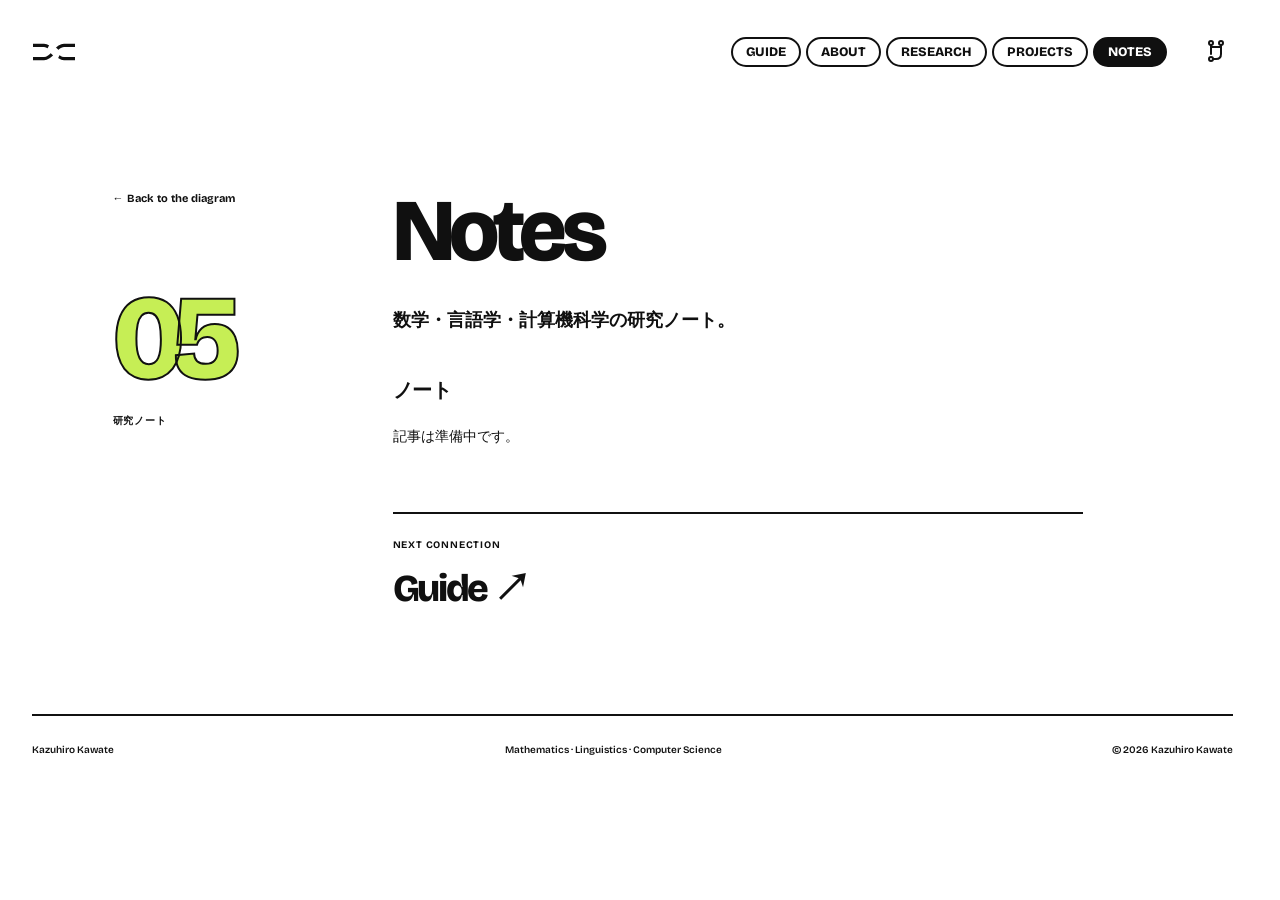
<file: notes/index.html>
<!doctype html>
<html lang="ja"><head><meta charset="utf-8"><meta name="viewport" content="width=device-width,initial-scale=1"><meta name="color-scheme" content="light"><title>Notes — Kazuhiro Kawate</title><meta name="description" content="Personal academic website of Kazuhiro Kawate."><link rel="icon" href="../assets/favicon.svg" type="image/svg+xml"><link rel="preload" href="../assets/fonts/bricolage-latin.woff2" as="font" type="font/woff2" crossorigin><link rel="stylesheet" href="../assets/style.css?v=1937d854e7c4"><link rel="canonical" href="https://limxiao.github.io/notes/"><script src="../assets/diagram-model.js?v=383373b5e519" defer></script><script src="../assets/diagram-motion.js?v=80850148ad25" defer></script><script src="../assets/site.js?v=06f39db7d010" defer></script></head><body class="article-page"><a class="skip-link" href="#content">本文へスキップ</a><header class="site-header"><a class="identity" href="../index.html" aria-label="Kazuhiro Kawate ホーム"><svg viewBox="0 0 38 24" aria-hidden="true"><path d="M0 6h10c8 0 10 12 18 12h10M0 18h10C18 18 20 6 28 6h10"/><path class="mark-bridge" d="M14 7c4 2 6 6 10 8"/></svg></a><nav aria-label="メインナビゲーション"><a href="../guide/"  >Guide</a><a href="../about/"  >About</a><a href="../research/"  >Research</a><a href="../projects/"  >Projects</a><a href="../notes/"  aria-current=page>Notes</a></nav><a class="github-link" href="https://github.com/limxiao" aria-label="GitHubプロフィール"><svg viewBox="0 0 24 24" aria-hidden="true"><path d="M7 3v11m0-7h10m0 0v-4m0 4v7c0 3-2 5-5 5H7"/><circle cx="7" cy="3" r="2"/><circle cx="17" cy="3" r="2"/><circle cx="7" cy="19" r="2"/></svg></a></header><main id="content" class="article-layout"><aside class="article-aside"><a href="../index.html">← Back to the diagram</a><span class="article-number">05</span><span class="eyebrow">研究ノート</span></aside><article class="prose"><h1>Notes</h1>
<p>数学・言語学・計算機科学の研究ノート。</p>
<h2>ノート</h2>
<p>記事は準備中です。</p><div class="article-next"><span class="eyebrow">NEXT CONNECTION</span><a href="../guide/">Guide ↗</a></div></article></main><footer class="site-footer"><a href="../index.html">Kazuhiro Kawate</a><span>Mathematics · Linguistics · Computer Science</span><span>© 2026 Kazuhiro Kawate</span></footer></body></html>
</file>
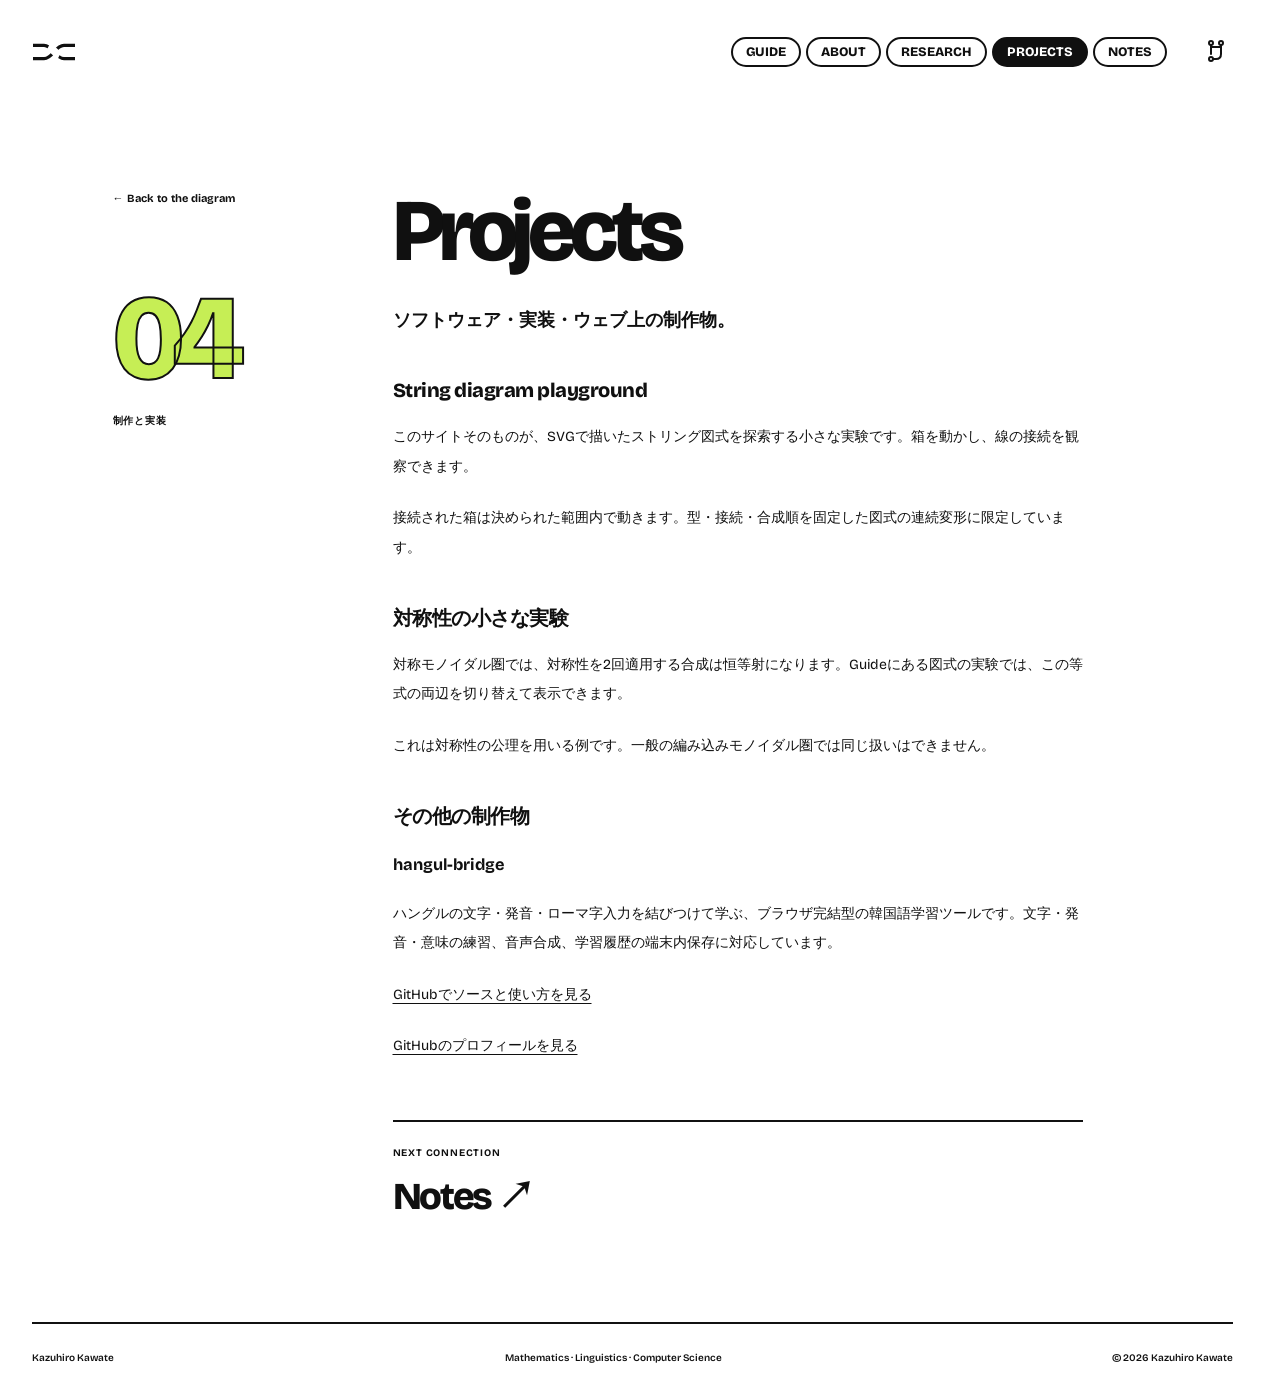
<file: projects/index.html>
<!doctype html>
<html lang="ja"><head><meta charset="utf-8"><meta name="viewport" content="width=device-width,initial-scale=1"><meta name="color-scheme" content="light"><title>Projects — Kazuhiro Kawate</title><meta name="description" content="Personal academic website of Kazuhiro Kawate."><link rel="icon" href="../assets/favicon.svg" type="image/svg+xml"><link rel="preload" href="../assets/fonts/bricolage-latin.woff2" as="font" type="font/woff2" crossorigin><link rel="stylesheet" href="../assets/style.css?v=1937d854e7c4"><link rel="canonical" href="https://limxiao.github.io/projects/"><script src="../assets/diagram-model.js?v=383373b5e519" defer></script><script src="../assets/diagram-motion.js?v=80850148ad25" defer></script><script src="../assets/site.js?v=06f39db7d010" defer></script></head><body class="article-page"><a class="skip-link" href="#content">本文へスキップ</a><header class="site-header"><a class="identity" href="../index.html" aria-label="Kazuhiro Kawate ホーム"><svg viewBox="0 0 38 24" aria-hidden="true"><path d="M0 6h10c8 0 10 12 18 12h10M0 18h10C18 18 20 6 28 6h10"/><path class="mark-bridge" d="M14 7c4 2 6 6 10 8"/></svg></a><nav aria-label="メインナビゲーション"><a href="../guide/"  >Guide</a><a href="../about/"  >About</a><a href="../research/"  >Research</a><a href="../projects/"  aria-current=page>Projects</a><a href="../notes/"  >Notes</a></nav><a class="github-link" href="https://github.com/limxiao" aria-label="GitHubプロフィール"><svg viewBox="0 0 24 24" aria-hidden="true"><path d="M7 3v11m0-7h10m0 0v-4m0 4v7c0 3-2 5-5 5H7"/><circle cx="7" cy="3" r="2"/><circle cx="17" cy="3" r="2"/><circle cx="7" cy="19" r="2"/></svg></a></header><main id="content" class="article-layout"><aside class="article-aside"><a href="../index.html">← Back to the diagram</a><span class="article-number">04</span><span class="eyebrow">制作と実装</span></aside><article class="prose"><h1>Projects</h1>
<p>ソフトウェア・実装・ウェブ上の制作物。</p>
<h2>String diagram playground</h2>
<p>このサイトそのものが、SVGで描いたストリング図式を探索する小さな実験です。箱を動かし、線の接続を観察できます。</p>
<p>接続された箱は決められた範囲内で動きます。型・接続・合成順を固定した図式の連続変形に限定しています。</p>
<h2>対称性の小さな実験</h2>
<p>対称モノイダル圏では、対称性を2回適用する合成は恒等射になります。Guideにある図式の実験では、この等式の両辺を切り替えて表示できます。</p>
<p>これは対称性の公理を用いる例です。一般の編み込みモノイダル圏では同じ扱いはできません。</p>
<h2>その他の制作物</h2>
<h3>hangul-bridge</h3>
<p>ハングルの文字・発音・ローマ字入力を結びつけて学ぶ、ブラウザ完結型の韓国語学習ツールです。文字・発音・意味の練習、音声合成、学習履歴の端末内保存に対応しています。</p>
<p><a href="https://github.com/limxiao/hangul-bridge">GitHubでソースと使い方を見る</a></p>
<p><a href="https://github.com/limxiao">GitHubのプロフィールを見る</a></p><div class="article-next"><span class="eyebrow">NEXT CONNECTION</span><a href="../notes/">Notes ↗</a></div></article></main><footer class="site-footer"><a href="../index.html">Kazuhiro Kawate</a><span>Mathematics · Linguistics · Computer Science</span><span>© 2026 Kazuhiro Kawate</span></footer></body></html>
</file>
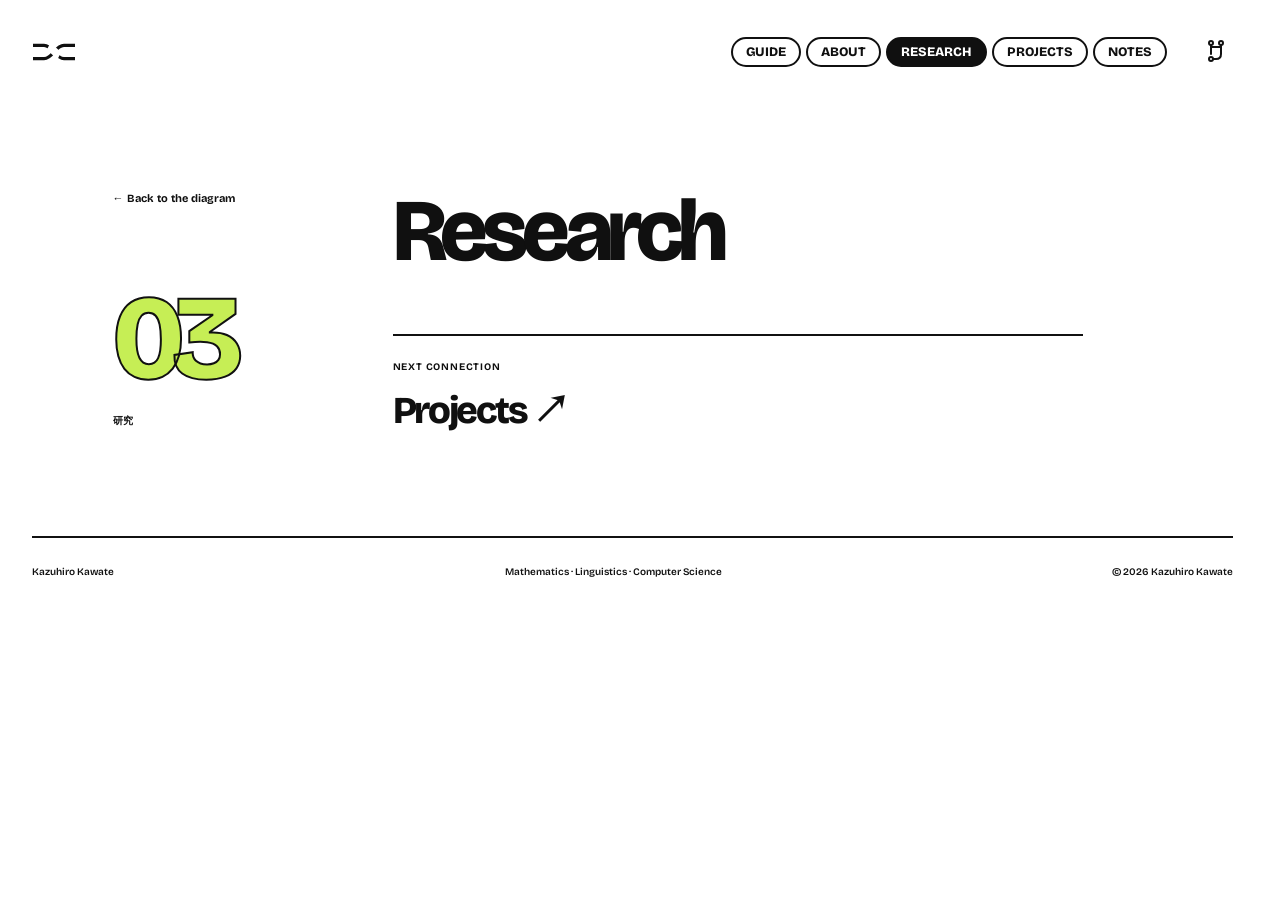
<file: research/index.html>
<!doctype html>
<html lang="ja"><head><meta charset="utf-8"><meta name="viewport" content="width=device-width,initial-scale=1"><meta name="color-scheme" content="light"><title>Research — Kazuhiro Kawate</title><meta name="description" content="Personal academic website of Kazuhiro Kawate."><link rel="icon" href="../assets/favicon.svg" type="image/svg+xml"><link rel="preload" href="../assets/fonts/bricolage-latin.woff2" as="font" type="font/woff2" crossorigin><link rel="stylesheet" href="../assets/style.css?v=1937d854e7c4"><link rel="canonical" href="https://limxiao.github.io/research/"><script src="../assets/diagram-model.js?v=383373b5e519" defer></script><script src="../assets/diagram-motion.js?v=80850148ad25" defer></script><script src="../assets/site.js?v=06f39db7d010" defer></script></head><body class="article-page"><a class="skip-link" href="#content">本文へスキップ</a><header class="site-header"><a class="identity" href="../index.html" aria-label="Kazuhiro Kawate ホーム"><svg viewBox="0 0 38 24" aria-hidden="true"><path d="M0 6h10c8 0 10 12 18 12h10M0 18h10C18 18 20 6 28 6h10"/><path class="mark-bridge" d="M14 7c4 2 6 6 10 8"/></svg></a><nav aria-label="メインナビゲーション"><a href="../guide/"  >Guide</a><a href="../about/"  >About</a><a href="../research/"  aria-current=page>Research</a><a href="../projects/"  >Projects</a><a href="../notes/"  >Notes</a></nav><a class="github-link" href="https://github.com/limxiao" aria-label="GitHubプロフィール"><svg viewBox="0 0 24 24" aria-hidden="true"><path d="M7 3v11m0-7h10m0 0v-4m0 4v7c0 3-2 5-5 5H7"/><circle cx="7" cy="3" r="2"/><circle cx="17" cy="3" r="2"/><circle cx="7" cy="19" r="2"/></svg></a></header><main id="content" class="article-layout"><aside class="article-aside"><a href="../index.html">← Back to the diagram</a><span class="article-number">03</span><span class="eyebrow">研究</span></aside><article class="prose"><h1>Research</h1><div class="article-next"><span class="eyebrow">NEXT CONNECTION</span><a href="../projects/">Projects ↗</a></div></article></main><footer class="site-footer"><a href="../index.html">Kazuhiro Kawate</a><span>Mathematics · Linguistics · Computer Science</span><span>© 2026 Kazuhiro Kawate</span></footer></body></html>
</file>
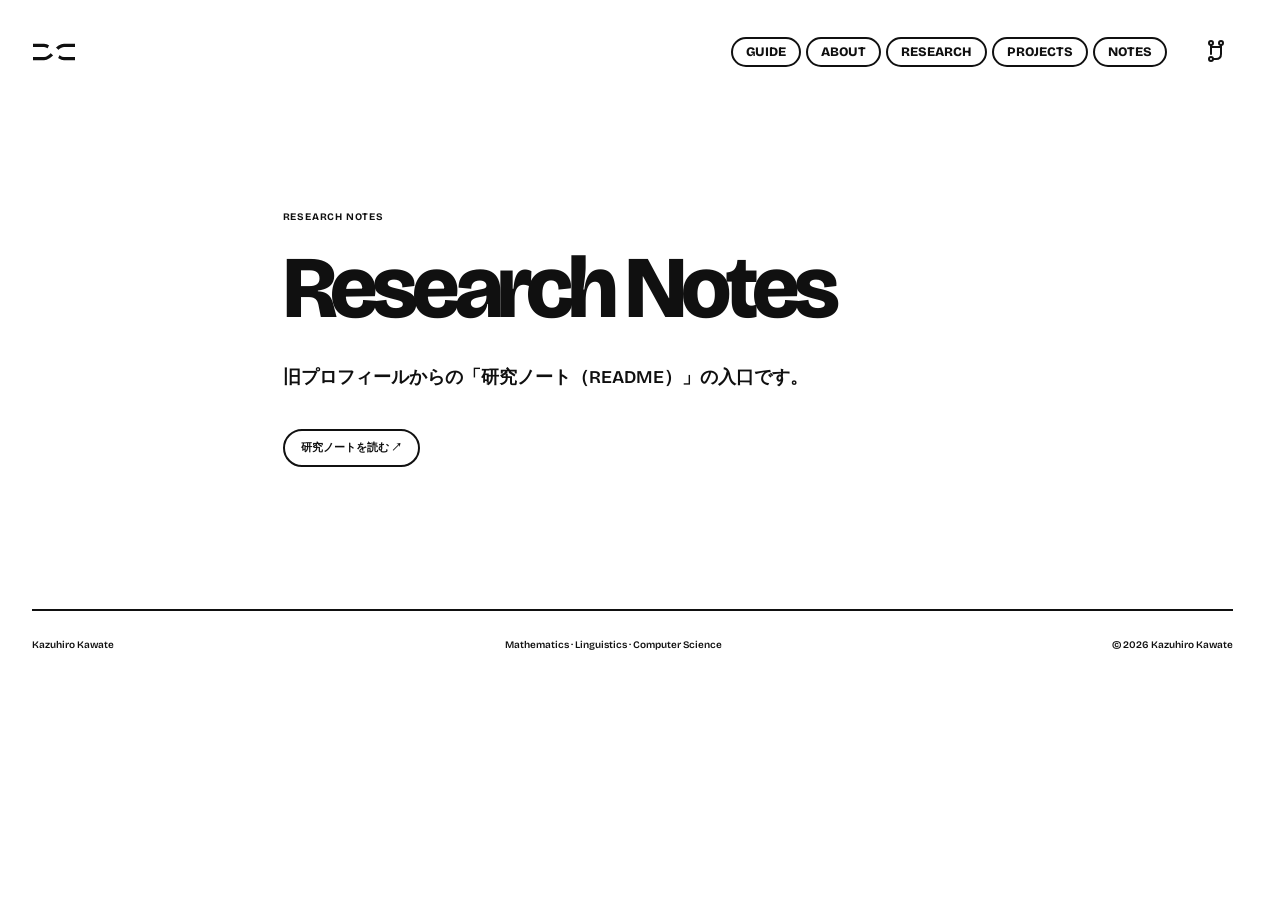
<file: README.html>
<!doctype html>
<html lang="ja"><head><meta charset="utf-8"><meta name="viewport" content="width=device-width,initial-scale=1"><meta name="color-scheme" content="light"><title>Research Notes — Kazuhiro Kawate</title><meta name="description" content="Personal academic website of Kazuhiro Kawate."><link rel="icon" href="assets/favicon.svg" type="image/svg+xml"><link rel="preload" href="assets/fonts/bricolage-latin.woff2" as="font" type="font/woff2" crossorigin><link rel="stylesheet" href="assets/style.css?v=1937d854e7c4"><link rel="canonical" href="https://limxiao.github.io/"><script src="assets/diagram-model.js?v=383373b5e519" defer></script><script src="assets/diagram-motion.js?v=80850148ad25" defer></script><script src="assets/site.js?v=06f39db7d010" defer></script></head><body class="article-page"><header class="site-header"><a class="identity" href="index.html" aria-label="Kazuhiro Kawate ホーム"><svg viewBox="0 0 38 24" aria-hidden="true"><path d="M0 6h10c8 0 10 12 18 12h10M0 18h10C18 18 20 6 28 6h10"/><path class="mark-bridge" d="M14 7c4 2 6 6 10 8"/></svg></a><nav aria-label="メインナビゲーション"><a href="guide/"  >Guide</a><a href="about/"  >About</a><a href="research/"  >Research</a><a href="projects/"  >Projects</a><a href="notes/"  >Notes</a></nav><a class="github-link" href="https://github.com/limxiao" aria-label="GitHubプロフィール"><svg viewBox="0 0 24 24" aria-hidden="true"><path d="M7 3v11m0-7h10m0 0v-4m0 4v7c0 3-2 5-5 5H7"/><circle cx="7" cy="3" r="2"/><circle cx="17" cy="3" r="2"/><circle cx="7" cy="19" r="2"/></svg></a></header><main class="compatibility prose"><p class="eyebrow">RESEARCH NOTES</p><h1>Research Notes</h1><p>旧プロフィールからの「研究ノート（README）」の入口です。</p><p><a class="text-button" href="notes/">研究ノートを読む ↗</a></p></main><footer class="site-footer"><a href="index.html">Kazuhiro Kawate</a><span>Mathematics · Linguistics · Computer Science</span><span>© 2026 Kazuhiro Kawate</span></footer></body></html>
</file>
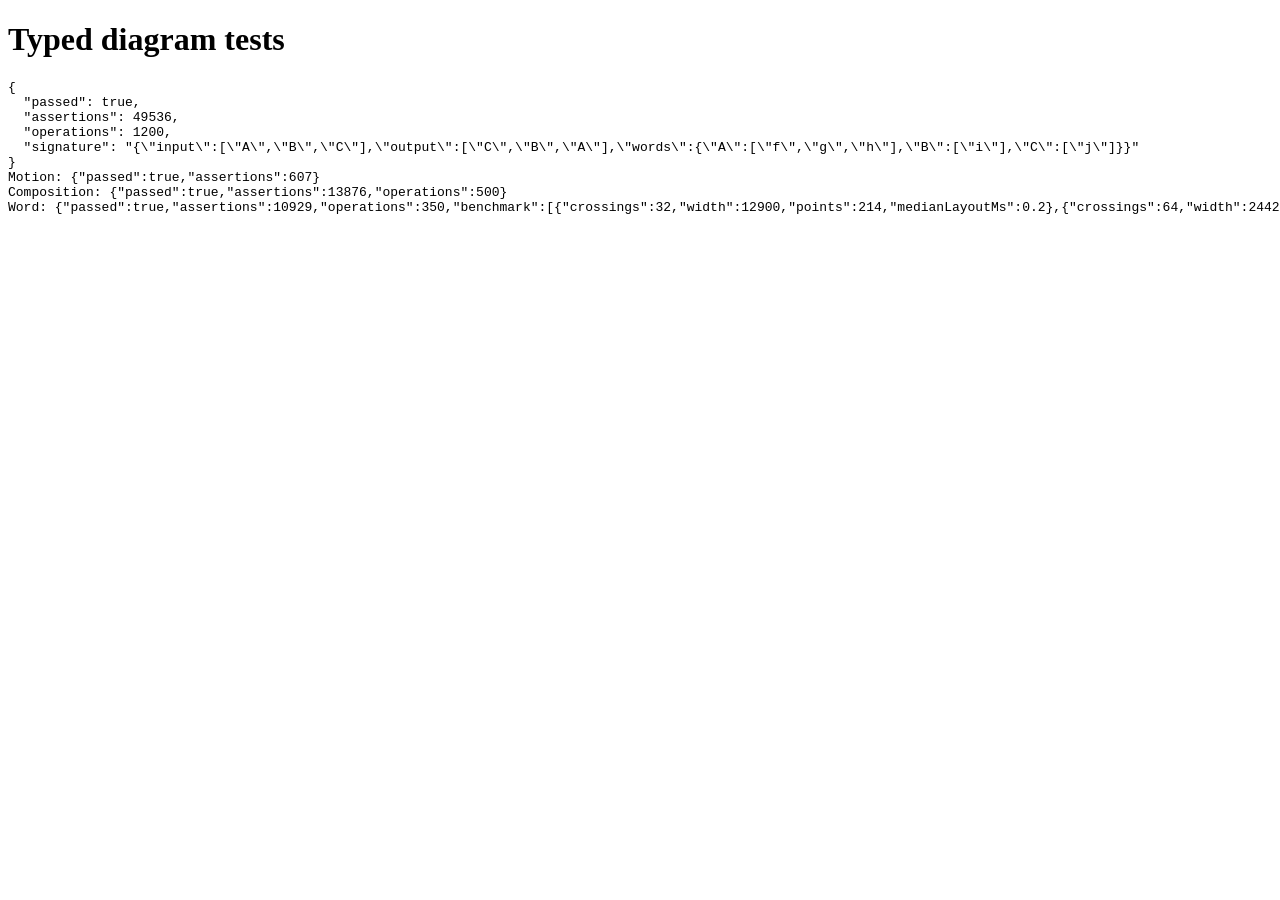
<file: tests/model.html>
<!doctype html><html lang="en"><meta charset="utf-8"><title>Diagram model tests</title><h1>Typed diagram tests</h1><pre>Running…</pre><script type="module" src="model.test.mjs"></script><script type="module" src="motion.test.mjs"></script><script type="module" src="composition.test.mjs"></script><script type="module" src="word.test.mjs"></script></html>
</file>
<file: assets/style.css>
@font-face {
  font-family: Bricolage;
  src: url('fonts/bricolage-latin.woff2') format('woff2');
  font-style: normal;
  font-weight: 200 800;
  font-display: swap;
}
:root {
  --paper: #fff;
  --ink: #101010;
  --muted: #656565;
  --rule: #dedede;
  --red: #bfef42;
  --teal: #7870f4;
  --violet: #ff714c;
  --sans: Bricolage, 'Arial Rounded MT Bold', 'Helvetica Neue', Arial, 'Hiragino Kaku Gothic ProN', sans-serif;
  --serif: var(--sans);
}
* { box-sizing: border-box; }
html { scrollbar-gutter: stable; }
body { margin: 0; background: var(--paper); color: var(--ink); font: 400 15px/1.6 var(--sans); -webkit-font-smoothing: antialiased; }
a { color: inherit; text-decoration: none; }
button,input { font: inherit; }
button { cursor: pointer; color: inherit; }
button,a,input { -webkit-tap-highlight-color: transparent; }
button:disabled { cursor: default; }
[hidden] { display: none !important; }
a:focus-visible,button:focus-visible,input:focus-visible,[tabindex]:focus-visible { outline: 3px solid #6757ed; outline-offset: 5px; }
.sr-only { position: absolute; width: 1px; height: 1px; padding: 0; margin: -1px; overflow: hidden; clip: rect(0,0,0,0); white-space: nowrap; border: 0; }
.skip-link { position: fixed; top: -100px; left: 20px; z-index: 50; border-radius: 30px; padding: 12px 20px; color: white; background: black; }
.skip-link:focus { top: 15px; }
.site-header { position: absolute; top: 0; left: 0; right: 0; height: 104px; padding: 0 32px; display: flex; align-items: center; gap: 32px; z-index: 10; }
.identity { display: flex; align-items: center; gap: 12px; font-size: 17px; font-weight: 800; line-height: 1.05; letter-spacing: -.055em; }
.identity svg { width: 42px; height: 28px; fill: none; stroke: var(--ink); stroke-width: 3; }
.identity svg .mark-bridge { stroke: white; stroke-width: 7; }
.identity-ja { display: block; margin-top: 5px; font: 500 9px/1.2 sans-serif; letter-spacing: .13em; }
.site-header nav { margin-left: auto; display: flex; gap: 5px; }
.site-header nav a { border: 2px solid var(--ink); border-radius: 99px; font-size: 13px; font-weight: 800; text-transform: uppercase; padding: 5px 13px; line-height: 1.25; transition: background .18s, color .18s; }
.site-header nav a:hover,.site-header nav [aria-current] { background: var(--ink); color: white; }
.github-link { font-size: 11px; font-weight: 800; display: flex; gap: 12px; align-items: center; }
.github-link span { font-size: 20px; }
.home,.home main,.journey,.scene { height: 100svh; height: 100dvh; overflow: hidden; }
.journey,.scene { position: relative; }
.scene::before { content: ''; position: absolute; width: 140%; left: -20%; top: 45%; height: 65%; pointer-events: none; background-image: linear-gradient(#1515150b 1px,transparent 1px),linear-gradient(90deg,#1515150b 1px,transparent 1px); background-size: 84px 84px; transform: perspective(700px) rotateX(58deg); transform-origin: 50% 0; mask-image: radial-gradient(ellipse at 50% 50%,#0007,transparent 65%); }
.intro { position: absolute; z-index: 2; left: 48px; top: max(160px,18%); pointer-events: none; }
.eyebrow { font-size: 10px; font-weight: 700; letter-spacing: .08em; line-height: 1.5; }
.intro .eyebrow { display: inline-flex; align-items: center; gap: 8px; margin: 0 0 28px; padding: 6px 10px; border: 1.5px solid var(--ink); border-radius: 20px; font-size: 9px; letter-spacing: .025em; background: white; }
.live-dot { display: inline-block; width: 7px; height: 7px; border-radius: 50%; background: var(--ink); }
.intro h1 { font: 800 clamp(96px,10.5vw,152px)/.78 var(--sans); letter-spacing: -.09em; margin: 0; font-optical-sizing: auto; }
.headline-line { display: block; }
.title-dot { color: var(--red); text-shadow: 1px 1px 0 #101010; }
.intro-description { margin: 28px 0 0; font: 600 12px/1.9 sans-serif; letter-spacing: .04em; }
.disciplines { display: flex; align-items: center; gap: 10px; margin-top: 20px; font-size: 9px; font-weight: 700; letter-spacing: .015em; }
.disciplines i { font-style: normal; color: #777; }
.diagram-viewport { position: absolute; inset: 0; overflow-x: auto; overflow-y: hidden; scrollbar-width: none; }
.diagram-viewport::-webkit-scrollbar { display: none; }
.diagram-world { position: absolute; top: calc(50% - 240px); left: 0; width: 3700px; height: 720px; }
.strings { position: absolute; inset: 0; width: 3700px; height: 720px; overflow: visible; pointer-events: none; }
.wire { fill: none; stroke: inherit; stroke-width: inherit; stroke-linecap: round; }
.tube-a { --tube: var(--red); }
.tube-b { --tube: var(--teal); }
.tube-c { --tube: var(--violet); }
.tube-shadow { fill: none; stroke: #141414; stroke-width: 26px; opacity: .16; filter: blur(7px); transform: translateY(12px); }
.tube-outline { fill: none; stroke: #1616164d; stroke-width: 23px; }
.tube-body { fill: none; stroke: var(--tube); stroke-width: 22px; filter: url(#tube-plastic); }
.tube-sheen { fill: none; stroke: white; stroke-width: 3px; opacity: .52; transform: translateY(-5px); }
.wire-gap,.wire-gap-c { stroke: white; stroke-width: 38px; }
.diagram-labels text { fill: var(--ink); font: 800 14px var(--sans); }
.diagram-asides { display: none; }
.diagram-node { position: absolute; width: 212px; height: 112px; transform: translate(-50%,-50%); z-index: 3; --node-color: var(--red); }
.diagram-node.teal { --node-color: var(--teal); }
.diagram-node.violet { --node-color: var(--violet); }
.node-index { position: absolute; left: 10px; top: -28px; padding: 2px 8px; background: #fff; border: 1.5px solid #111; border-radius: 30px; font-size: 9px; font-weight: 800; line-height: 1.3; white-space: nowrap; }
.node-card { position: relative; display: flex; width: 212px; height: 112px; gap: 15px; align-items: center; padding: 16px 20px; border: 2px solid #141414; border-radius: 27px; background: linear-gradient(155deg,#ffffff74,transparent 50%),var(--node-color); color: #111; box-shadow: inset 0 3px 0 #ffffffad,inset 0 -9px 0 #00000015,0 16px 16px -8px #00000033; cursor: grab; touch-action: none; user-select: none; transition: box-shadow .2s; }
.node-card::before,.node-card::after { content: ''; position: absolute; top: calc(50% - 9px); width: 18px; height: 18px; border-radius: 50%; border: 2px solid #111; background: var(--node-color); box-shadow: inset 1px 2px 4px #0003; z-index: -1; }
.node-card::before { left: -10px; }.node-card::after { right: -10px; }
.node-card:hover { box-shadow: inset 0 3px 0 #fff9,inset 0 -9px 0 #0002,0 24px 22px -8px #0004; }
.node-symbol { font: 800 52px/1 var(--sans); letter-spacing: -.1em; transition: transform .35s cubic-bezier(.2,.8,.2,1); }
.node-card:hover .node-symbol { transform: rotate(-12deg) scale(1.14); }
.node-title { font-size: 19px; font-weight: 800; letter-spacing: -.05em; line-height: 1; }
.node-title>span { display: block; margin-top: 9px; font: 600 9px sans-serif; letter-spacing: .03em; }
.node-arrow { align-self: start; margin-left: auto; font-size: 22px; font-weight: 800; line-height: 1; }
.drag-handle { position: absolute; top: 128px; left: 8px; border: 0; padding: 6px 2px; border-bottom: 1px solid #111; color: #444; background: transparent; font-size: 9px; font-weight: 800; cursor: grab; touch-action: none; white-space: nowrap; }
.drag-handle span { font-size: 15px; vertical-align: -1px; margin-right: 4px; }
.node-caption { position: absolute; top: 169px; left: 10px; font: 500 10px/1.5 sans-serif; color: #555; white-space: nowrap; }
.node-card.is-moving,.drag-handle.is-moving,.crossing-handle.is-moving { cursor: grabbing; }
.node-card.is-moving { box-shadow: inset 0 3px 0 #fff9,inset 0 -8px 0 #0002,0 26px 28px -8px #0005; }
.crossing-handle { position: absolute; z-index: 4; transform: translate(-50%,-50%); width: 54px; height: 84px; border: 0; background: transparent; font: 800 12px/1 var(--sans); padding: 0 0 62px; cursor: grab; touch-action: none; }
.crossing-handle::after { content: ''; position: absolute; left: 14px; top: 30px; width: 26px; height: 26px; border: 2px dashed black; border-radius: 50%; opacity: 0; }
.crossing-handle:hover::after,.crossing-handle:focus-visible::after { opacity: .8; }
.crossing-handle:disabled { pointer-events: none; }
.crossing-note { position: absolute; top: 53px; display: flex; flex-direction: column; gap: 10px; }
.crossing-note span:first-child { font-size: 28px; line-height: 1; font-weight: 800; letter-spacing: -.06em; }
.crossing-note span+span { font-size: 8px; font-weight: 700; letter-spacing: .04em; }
.end-note { position: absolute; left: 3420px; top: 0; white-space: nowrap; }
.end-note p { font: 800 72px/.86 var(--sans); letter-spacing: -.08em; margin: 28px 0; }
.end-note .eyebrow { font-size: 8px; }
.coherence-tools { position: absolute; top: 112px; right: 32px; z-index: 6; display: flex; gap: 1px; padding: 6px; border-radius: 40px; background: #111; box-shadow: 0 8px 15px -6px #0003; }
.coherence-tools button { border: 0; border-radius: 30px; padding: 9px 12px; background: transparent; color: #fff; font-size: 10px; font-weight: 700; line-height: 1.2; white-space: nowrap; transition: background .18s,color .18s; }
.coherence-tools button:hover { background: #fff; color: #111; }
.coherence-tools button:disabled { opacity: .27; background: transparent; color: white; }
.coherence-tools [aria-pressed=true] { color: #111; background: var(--red); }
.scene-bottom { position: absolute; bottom: 109px; left: 32px; right: 32px; display: flex; align-items: center; gap: 30px; z-index: 5; pointer-events: none; }
.scroll-cue { display: flex; align-items: center; gap: 14px; background: white; box-shadow: 0 0 20px 10px white; }
.scroll-cue>span:first-child { display: flex; width: 42px; height: 42px; justify-content: center; align-items: center; border: 2px solid #111; border-radius: 50%; font-size: 24px; font-weight: 700; }
.scroll-cue>div { font-size: 15px; line-height: 1.2; font-weight: 800; letter-spacing: -.035em; }
.scroll-cue>div span { display: block; font-size: 8px; font-weight: 500; letter-spacing: 0; margin-top: 7px; }
.cue-line { width: 50px; height: 2px; background: #111; }
.scroll-cue>span:last-child { font-size: 20px; font-weight: 800; }
.scene-note { margin-left: auto; font: 500 10px/1.8 sans-serif; text-align: right; background: white; box-shadow: 0 0 14px 5px white; }
.diagram-tools { display: flex; gap: 8px; pointer-events: auto; }
.text-button { display: inline-flex; align-items: center; gap: 22px; border: 2px solid #111; border-radius: 30px; padding: 9px 16px; background: white; font-size: 11px; font-weight: 800; line-height: 1.4; width: max-content; transition: color .15s,background .15s; }
.text-button:hover { background: #111; color: white; }
.journey-controls { position: absolute; bottom: 0; height: 74px; left: 32px; right: 32px; display: flex; gap: 24px; align-items: center; border-top: 2px solid #111; background: white; z-index: 6; }
.chapter-tabs { display: flex; gap: 14px; }
.chapter-tabs button { display: flex; align-items: center; gap: 6px; border: 0; border-radius: 30px; background: none; font-size: 10px; font-weight: 800; padding: 8px 12px; }
.chapter-tabs button.is-active { background: var(--ink); color: white; }
.chapter-tabs button span { font-size: 10px; }
.progress-track { flex: 1; height: 3px; background: #e5e5e5; border-radius: 4px; overflow: hidden; }
.progress-track span { display: block; height: 100%; background: #111; width: 100%; transform-origin: left; transform: scaleX(0); }
.journey-count { font-size: 11px; font-weight: 800; white-space: nowrap; }
.quiet * { scroll-behavior: auto !important; animation: none !important; transition: none !important; }
.quiet .intro { will-change: auto; }
.quiet .node-card:hover .node-symbol { transform: none; }
dialog { border: 3px solid #111; border-radius: 30px; background: white; padding: 32px 44px 42px; color: #111; width: min(790px,calc(100% - 40px)); max-height: 86svh; overscroll-behavior: contain; scrollbar-width: thin; box-shadow: 0 25px 100px #0004; animation: open-panel .25s cubic-bezier(.2,.8,.2,1); }
dialog::backdrop { background: #b3a9f04d; backdrop-filter: blur(8px); }
@keyframes open-panel { from { opacity: 0; transform: translateY(16px) scale(.985); } to { opacity: 1; transform: none; } }
html:has(dialog[open]) { overflow: hidden; }
.dialog-top { display: flex; align-items: center; justify-content: space-between; padding-bottom: 22px; margin-bottom: 36px; border-bottom: 2px solid #111; }
.dialog-top .eyebrow { padding: 4px 9px; border: 1.5px solid #111; border-radius: 20px; font-size: 9px; }
.close-dialog { border: 0; border-radius: 30px; background: #111; color: white; padding: 6px 14px; font-size: 12px; font-weight: 800; }
.close-dialog span { font-size: 25px; line-height: 1; vertical-align: -3px; margin-left: 14px; }
dialog>.text-button { margin-top: 28px; }
.prose { font: 400 14px/2.1 var(--sans); overflow-wrap: anywhere; }
.prose h1 { font: 800 clamp(56px,7vw,88px)/.95 var(--sans); letter-spacing: -.065em; margin: 0 0 32px; }
.prose h1+p { font-size: 18px; line-height: 1.6; font-weight: 600; margin-bottom: 38px; }
.prose h2 { font-size: 20px; line-height: 1.4; font-weight: 800; letter-spacing: -.025em; margin: 42px 0 18px; }
.prose p { margin: 0 0 22px; }
.prose ul { padding-left: 20px; margin: 0 0 26px; }
.prose li { margin: 9px 0; }
.prose a:not(.text-button) { text-decoration: underline; text-underline-offset: 4px; }
.prose a:hover { text-decoration-thickness: 2px; }
.prose code { font: 12px/1.5 monospace; background: #eaf9c8; padding: 4px 6px; border-radius: 5px; }
.small { font-size: 11px !important; line-height: 1.8; color: #666; }
.motion-setting { margin-top: 30px; font-size: 12px; }
.motion-setting label { display: flex; align-items: center; gap: 10px; cursor: pointer; }
.motion-setting input { accent-color: #111; }
.article-layout { display: grid; grid-template-columns: 200px minmax(0,690px); gap: 80px; max-width: 1100px; margin: auto; padding: 190px 30px 100px; }
.article-aside { display: flex; flex-direction: column; align-items: start; }
.article-aside>a { font-size: 11px; font-weight: 700; }
.article-number { font: 800 120px/1 var(--sans); letter-spacing: -.09em; margin-top: 70px; color: #c6ee55; -webkit-text-stroke: 2px #111; }
.article-aside>.eyebrow { margin-top: 16px; }
.article-next { border-top: 2px solid #111; margin-top: 60px; padding-top: 24px; display: flex; flex-direction: column; gap: 10px; }
.article-next>a { font: 800 38px var(--sans); letter-spacing: -.06em; text-decoration: none !important; }
.site-footer { display: flex; justify-content: space-between; margin: 0 32px; padding: 26px 0; gap: 20px; border-top: 2px solid #111; font-size: 10px; font-weight: 600; }
.compatibility { max-width: 760px; margin: 180px auto 90px; padding: 30px; }
.experiment { border: 2px solid #111; border-radius: 25px; padding: 28px; margin-top: 40px; background: #fafafa; }
.experiment>.eyebrow { margin: 0; font-size: 9px; }
.experiment h2 { font-size: 30px; letter-spacing: -.05em; margin-top: 20px; }
.experiment>p { font-size: 12px; }
.symmetry-diagram { width: 100%; height: auto; overflow: visible; display: block; margin: 35px 0; }
.symmetry-diagram path { fill: none; stroke-width: 9px; stroke-linecap: round; }
.symmetry-diagram .a { stroke: #7a49e8; }.symmetry-diagram .b { stroke: #81b72c; }.symmetry-diagram .gap { stroke: #fafafa; stroke-width: 19px; }
.symmetry-diagram text { fill: #111; font: 800 14px var(--sans); }
.equation { text-align: center; font-size: 17px !important; font-weight: 700; }.equation span { font-size: 11px; }
.experiment .small { margin-top: 20px; margin-bottom: 0; }
@media(min-width:761px) and (max-height:800px) {
  .intro { top: 166px; }
  .intro h1 { font-size: clamp(88px,9.4vw,120px); }
  .intro .eyebrow { margin-bottom: 22px; }
  .intro-description { margin-top: 22px; }
  .diagram-world { top: 100px; }
}
@media(max-width:1000px) {
  .site-header { padding: 0 26px; gap: 20px; }
  .site-header nav a { padding: 5px 10px; font-size: 11px; }
  .github-link { display: none; }
  .intro { left: 32px; }.intro h1 { font-size: 104px; }
  .scene-note { display: none; }.diagram-tools { margin-left: auto; }
  .coherence-tools { right: 26px; }
  .chapter-tabs { gap: 5px; }.chapter-tabs button { padding: 7px 9px; }
  .article-layout { grid-template-columns: 140px minmax(0,690px); gap: 40px; }
}
@media(max-width:760px) {
  .site-header { padding: 24px 22px 0; align-items: start; height: 110px; }
  .identity { font-size: 14px; gap: 9px; }.identity svg { width: 34px; }.identity-ja { font-size: 8px; }
  .site-header nav { position: absolute; left: 22px; right: 22px; top: 82px; justify-content: space-between; gap: 4px; }
  .site-header nav a { font-size: 10px; padding: 5px 11px; }
  .coherence-tools { top: auto; bottom: 152px; left: 22px; right: 22px; padding: 5px; justify-content: space-around; }
  .coherence-tools button { font-size: 9px; padding: 9px 7px; }
  .intro { top: 154px; left: 22px; right: 20px; }
  .intro .eyebrow { font-size: 7px; letter-spacing: 0; margin-bottom: 21px; padding: 5px 8px; }
  .intro h1 { font-size: clamp(56px,17.5vw,112px); line-height: .85; letter-spacing: -.085em; }
  .headline-line:first-child,.headline-line:nth-child(2) { display: inline; }
  .headline-line:first-child::after { content: ' '; }
  .headline-line:last-child { display: block; }
  .intro-description { font-size: 10px; margin-top: 17px; line-height: 1.8; }
  .disciplines { display: none; }
  .diagram-world { top: 280px; }
  .diagram-node { width: 190px; height: 100px; }
  .node-card { width: 190px; height: 100px; border-radius: 24px; padding: 15px 18px; gap: 13px; }
  .node-symbol { font-size: 48px; }.node-title { font-size: 18px; }.node-title>span { font-size: 8px; }
  .node-index { font-size: 8px; top: -25px; }.node-caption { display: none; }
  .drag-handle { top: 111px; font-size: 8px; }
  .tube-body { stroke-width: 15px; }.tube-outline { stroke-width: 16px; }.tube-sheen { stroke-width: 2px; transform: translateY(-3px); }.tube-shadow { stroke-width: 20px; transform: translateY(9px); }
  .wire-gap,.wire-gap-c { stroke-width: 27px; }
  .crossing-handle { font-size: 10px; }
  .crossing-note { top: 35px; }.crossing-note span:first-child { font-size: 23px; }.crossing-note span+span { font-size: 7px; }
  .scene-bottom { bottom: 85px; left: 22px; right: 22px; gap: 8px; }
  .scroll-cue { gap: 10px; box-shadow: none; }.scroll-cue>span:first-child { width: 32px; height: 32px; font-size: 18px; }
  .scroll-cue>div { font-size: 12px; }.scroll-cue>div span { display: none; }.cue-line,.scroll-cue>span:last-child { display: none; }
  .diagram-tools { gap: 6px; }.diagram-tools .text-button { padding: 7px 10px; font-size: 9px; }
  .journey-controls { left: 22px; right: 22px; height: 61px; gap: 0; justify-content: space-between; }
  .chapter-tabs { width: 100%; justify-content: space-between; gap: 0; }.chapter-tabs button { padding: 7px 7px; gap: 4px; font-size: 8px; }.chapter-tabs button span { font-size: 9px; }
  .progress-track,.journey-count { display: none; }
  .end-note { top: 20px; }.end-note p { font-size: 55px; }
  dialog { width: calc(100% - 22px); max-height: 88svh; border-radius: 24px; padding: 22px 24px 32px; }
  .dialog-top { margin-bottom: 28px; padding-bottom: 18px; }.dialog-top .eyebrow { font-size: 8px; }
  .prose { font-size: 13px; }.prose h1 { font-size: 62px; }.prose h1+p { font-size: 17px; }.prose h2 { font-size: 18px; }
  .article-layout { display: block; padding: 160px 24px 65px; }.article-aside { flex-direction: row; justify-content: space-between; margin-bottom: 36px; }.article-number { display: none; }.article-aside>.eyebrow { margin: 0; }
  .site-footer { margin: 0 24px; padding: 22px 0; flex-wrap: wrap; gap: 12px; font-size: 8px; }.site-footer span:nth-child(2) { order: 3; width: 100%; }
  .experiment { padding: 20px; border-radius: 20px; }.experiment h2 { font-size: 27px; }
  .compatibility { padding: 24px; margin: 150px auto 70px; }.compatibility h1 { font-size: 40px; }
}
@media(max-width:760px) and (max-height:750px) {
  .intro { top: 144px; }.intro h1 { font-size: clamp(49px,16.4vw,80px); }.intro .eyebrow { margin-bottom: 15px; }.intro-description { display: none; }
  .diagram-world { top: 285px; }
  .diagram-node,.node-card { height: 64px; }.node-card { padding: 9px 17px; border-radius: 20px; gap: 12px; }.node-symbol { font-size: 34px; }.node-title { font-size: 15px; }.node-title>span { font-size: 7px; margin-top: 4px; }
  .drag-handle { top: 78px; }.node-index { top: -22px; font-size: 7px; }
  .coherence-tools { bottom: 137px; }.scene-bottom { bottom: 78px; }.journey-controls { height: 57px; }
}
@media(min-width:761px) and (max-height:650px) {
  .intro { top: 145px; }.intro h1 { font-size: 88px; }.intro-description,.disciplines { display: none; }
  .diagram-node,.node-card { height: 72px; }.node-symbol { font-size: 38px; }.drag-handle { top: 82px; }.node-caption { display: none; }
}
@media(prefers-reduced-motion:reduce) { *,*::before,*::after { animation: none !important; transition: none !important; scroll-behavior: auto !important; } }
@media print { .home { height: auto; overflow: visible; }.home main,.site-header nav,.github-link,.article-aside,dialog,.coherence-tools,.motion-setting,.symmetry-toggle { display: none !important; }.article-layout { display: block; padding: 40px 0; }.site-header { position: static; }.prose { font-size: 11pt; }.prose h1 { font-size: 32pt; }.site-footer { margin: 20px 0; }.experiment { break-inside: avoid; } }
.node-card { background: radial-gradient(ellipse at var(--light-x,20%) var(--light-y,10%),#ffffff8c,transparent 70%),var(--node-color); }
@media(min-width:761px) {
  .intro h1 { letter-spacing: -.075em; }
  .intro-description { position: absolute; top: -2px; left: 350px; width: 240px; margin: 0; font-size: 11px; }
  .disciplines { position: absolute; top: 51px; left: 350px; width: 280px; margin: 0; gap: 7px; font-size: 8px; }
}
@media(max-width:760px) {
  .coherence-tools { top: 122px; bottom: auto; }
  .intro { top: 180px; }
}
@media(max-width:760px) and (max-height:750px) {
  .intro { top: 176px; }
  .intro .eyebrow { margin-bottom: 12px; }
}
.intro h1 { font-size: clamp(88px,8.5vw,124px); line-height: .83; letter-spacing: -.075em; }
.end-links { display: flex; flex-direction: column; align-items: start; gap: 10px; margin: 20px 0 28px; }
.end-links a { font-size: 25px; line-height: 1.1; letter-spacing: -.045em; font-weight: 800; }
.end-links a:hover { text-decoration: underline; text-underline-offset: 4px; }
@media(min-width:761px) {
  .intro-description { top: 245px; left: 0; }
  .disciplines { top: 300px; left: 0; }
}
@media(min-width:761px) and (max-height:800px) {
  .intro h1 { font-size: clamp(80px,8.4vw,110px); }
  .intro-description { top: 224px; }.disciplines { top: 280px; }
}
@media(max-width:760px) {
  .intro h1 { font-size: clamp(49px,15.8vw,96px); line-height: .9; }
  .headline-line:first-child,.headline-line:nth-child(2) { display: block; }
  .headline-line:first-child::after { content: none; }
  .intro-description { font-size: 10px; }
}
@media(max-width:760px) and (max-height:750px) {
  .intro h1 { font-size: clamp(47px,15vw,78px); }
}
@media(min-width:761px) {
  .intro-description { top: 280px; }.disciplines { top: 340px; }
}
@media(min-width:761px) and (max-height:800px) {
  .intro-description { top: 252px; }.disciplines { top: 312px; }
}
.github-link { display:flex!important; width:34px; height:34px; justify-content:center; }
.github-link svg { width:24px; height:24px; fill:white; stroke:#111; stroke-width:2; stroke-linecap:round; stroke-linejoin:round; }
.identity { width:44px; height:40px; justify-content:center; }
.composition-dock,.placement-hint { position:absolute; top:174px; right:32px; z-index:8; border:2px solid #111; border-radius:20px; padding:15px 18px; background:white; max-width:380px; box-shadow:0 10px 25px #0002; }
.selection-summary { margin:0 0 10px; font-size:12px; font-weight:800; }
.composition-dock>div { display:flex;gap:6px; }
.composition-dock button { border:1.5px solid #111; border-radius:20px; padding:6px 12px; font-size:11px; font-weight:700; background:white; }
.composition-dock button:hover { background:#111;color:white; }.composition-dock button:disabled { opacity:.3;cursor:default; }
.composition-feedback { font:500 10px/1.5 sans-serif; margin:9px 0 0; max-width:320px; }
.composition-feedback:empty { display:none; }
.node-select { position:absolute;top:-31px;right:8px;width:26px;height:26px;padding:0;border:2px solid #111;border-radius:50%;background:white;color:#111;font-size:16px;z-index:5; }
.node-select[aria-pressed=true] { background:#111;color:white; }
.diagram-node.selected .node-card { outline:3px solid #111;outline-offset:5px; }
.compose-mode .node-card { cursor:pointer; }
.composite-node { width:296px; }
.composite-node .node-card { width:296px; background:linear-gradient(145deg,#f7f1ff,#d4cbff); padding:22px 30px;justify-content:center;flex-direction:column;gap:8px; }
.composite-node .node-symbol { font-size:30px;line-height:1.2;letter-spacing:-.04em;text-align:center;word-break:normal;max-width:240px; }
.composite-node .node-title { font-size:13px;letter-spacing:0;text-align:center; }.composite-node .node-title>span { margin-top:6px; }
.composite-node .node-arrow { position:absolute;top:14px;right:16px; }
.composite-node .node-card::before,.composite-node .node-card::after { display:none; }
.composite-port { position:absolute;left:-10px;width:18px;height:18px;border:2px solid #111;border-radius:50%;background:var(--port-color);transform:translateY(-50%); }
.composite-port.output { left:auto;right:-10px; }.composite-port.is-identity { background:white; }
.composite-port-label { position:absolute;left:17px;transform:translateY(-50%);font:800 9px var(--sans); }
.composite-links { display:flex;flex-wrap:wrap;gap:9px;margin-top:16px; }
.composite-links button { border:2px solid #111;border-radius:24px;background:white;padding:9px 15px;font-size:12px;font-weight:700; }.composite-links button:hover{background:#111;color:white;}
.pair-preview { position:absolute;width:160px;height:90px;transform:translate(-50%,-50%);pointer-events:none;z-index:5;opacity:.7; }
.pair-preview svg { width:100%;height:100%;overflow:visible; }.pair-preview path {fill:none;stroke:#111;stroke-width:4;stroke-dasharray:6 5;}.pair-preview>span{position:absolute;top:-22px;left:65px;font:800 15px var(--sans);}
.pair-remove { position:absolute;transform:translate(-50%,-50%);z-index:5;border:1.5px solid #111;border-radius:20px;background:white;padding:4px 8px;font:800 10px var(--sans); }
.pair-remove:hover { background:#111;color:white; }.pair-mode .diagram-viewport { cursor:crosshair; }.placement-hint { font:600 11px/1.7 sans-serif; }
@media(max-width:760px){
 .site-header {justify-content:space-between;}.site-header nav{top:78px;}.github-link{margin-left:auto;}.coherence-tools{gap:0;}.coherence-tools button{padding:8px 5px;font-size:8px;}
 .composition-dock,.placement-hint{top:180px;left:22px;right:22px;padding:12px 13px;max-width:none;}.composition-dock button{font-size:10px;padding:6px 10px;}.compose-mode .intro,.pair-mode .intro{visibility:hidden!important;}
 .composite-node,.composite-node .node-card{width:296px;}.composite-node .node-symbol{font-size:26px;}.composite-node .node-title{font-size:11px;}.composite-port-label{font-size:8px;}
}
.scene-bottom { justify-content:flex-end; }
.port-layer { position:absolute;inset:0;pointer-events:none; }
.composite-node .node-card { padding:16px 28px; }
.composite-node { animation:composite-reveal .2s ease-out; }
@keyframes composite-reveal { from{opacity:0}to{opacity:1} }
@media(max-width:760px) and (max-height:750px){.composite-node .node-card{padding:8px 28px;gap:3px;}.composite-node .node-title{font-size:10px;}.composite-node .node-title>span{display:none}}
@media(min-width:761px){.composition-dock{top:160px;padding:9px 13px;}.selection-summary{margin-bottom:5px;font-size:11px;line-height:1.3;}.composition-dock button{padding:4px 10px;}.composition-feedback{margin-top:5px}}
@media(min-width:761px) and (max-height:650px){.composition-dock{left:32px;right:auto;top:155px;}.composition-dock .selection-summary{display:none}.coherence-tools{top:94px}}
.composite-node .node-symbol,#composite-title { font-family:Georgia,'Times New Roman',serif;font-weight:600;letter-spacing:-.025em; }
/* The viewport is the only scroll container in the diagram. Focus must never
   scroll the enclosing scene and pull fixed controls over the header. */
.home main,.journey,.scene { overflow:clip; }

.identity-option { display:flex;align-items:center;gap:7px;margin-top:8px;font:600 10px/1.4 sans-serif;cursor:pointer; }
.identity-option input { accent-color:#111;width:14px;height:14px;margin:0; }
.composite-node.omits-identities .node-symbol { position:absolute;left:28px;right:28px;top:var(--formula-y);transform:translateY(-50%); }
.composite-node.omits-identities .node-title { position:absolute;left:28px;right:28px;top:var(--caption-y);transform:translateY(-50%); }
/* Keep the inspector clear of the box selection controls below it. */
@media(min-width:761px){.composition-dock{left:32px;right:auto;top:160px}.composition-dock .identity-option{margin-top:5px}}

.compose-mode .intro { visibility:hidden; }

/* Straight incoming wires leave the name and site label above the diagram. */
.intro .intro-caption { display:block;width:max-content;margin:20px 0 0;border:0;padding:0;background:none;font-size:10px;letter-spacing:.09em; }
@media(min-width:761px){
 .intro { top:clamp(112px,15vh,148px); }
 .intro h1 { font-size:clamp(74px,7.5vw,112px); }
 .intro .intro-caption { margin-top:14px; }
 .composition-dock { left:auto;right:32px;top:166px;max-width:380px; }
}
@media(min-width:761px) and (max-height:650px){
 .intro{top:108px}.intro h1{font-size:clamp(58px,5.6vw,82px)}.intro .intro-caption{margin-top:14px}
 .composition-dock{left:auto;right:32px;top:145px}
}
@media(max-width:760px){
 .intro { top:176px; }
 .intro .intro-caption { display:block;margin-top:16px;font-size:8px; }
 .site-header nav a { font-size:9px;padding:5px 8px; }
 .chapter-tabs button{padding:7px 4px;gap:3px}.chapter-tabs button span{font-size:8px}
 .composition-dock { top:172px;left:auto;right:22px;width:max-content;max-width:calc(100% - 44px); }
}

.compose-mode .crossing-note { visibility:hidden; }

.wire-gap-b { stroke:white;stroke-width:38px; }
.crossing-note { display:flex;border:0;background:transparent;text-align:left;color:#111;cursor:pointer;pointer-events:auto; }
.crossing-note:hover { text-decoration:underline;text-underline-offset:5px; }
.word-dock { position:absolute;right:32px;top:166px;z-index:8;width:440px;max-height:calc(100dvh - 255px);overflow:auto;border:2px solid #111;border-radius:20px;background:white;padding:16px;box-shadow:0 10px 25px #0002; }
.word-heading { display:flex;align-items:center;justify-content:space-between;font-size:14px; }.word-heading button{border:0;background:transparent;font-size:22px;}
.word-explanation,.word-status,.word-limit { font:500 10px/1.7 sans-serif;margin:8px 0; }.word-status{min-height:17px}.word-limit{color:#666;margin-bottom:0}
.word-tokens { display:flex;flex-wrap:wrap;gap:6px;list-style:none;margin:12px 0;padding:0;max-height:150px;overflow:auto;counter-reset:word; }
.word-tokens li { display:flex;align-items:center;border:1.5px solid #111;border-radius:10px;counter-increment:word; }.word-tokens li::before{content:counter(word);font-size:8px;color:#666;padding-left:5px;}
.word-tokens select { border:0;background:transparent;padding:5px;font:600 17px Georgia,serif; }.word-tokens button{border:0;background:transparent;padding:5px;font-size:13px;}
.word-add,.word-actions{display:flex;align-items:center;flex-wrap:wrap;gap:6px;margin-top:9px;font-size:10px}.word-add select{font:600 17px Georgia,serif;border:1px solid #111;border-radius:8px;padding:3px;}
.word-dock button:not([data-word-close]) { border:1px solid #111;border-radius:14px;background:white;padding:5px 9px;font-size:10px; }.word-dock button:disabled{opacity:.3}.word-dock [data-word-apply]{background:#111!important;color:white}
.word-mode .intro,.word-mode .crossing-note{visibility:hidden!important}
@media(max-width:760px){.word-dock{top:172px;right:22px;width:calc(100% - 44px);max-height:calc(100dvh - 250px);padding:12px}.word-explanation{font-size:9px}.word-tokens{max-height:110px}.word-add,.word-actions{gap:5px}.word-dock button:not([data-word-close]){padding:5px 7px;font-size:9px}.coherence-tools button{padding-left:4px;padding-right:4px}.wire-gap-b{stroke-width:27px}}
@media(min-width:761px) and (max-height:650px){.word-dock{top:145px;max-height:calc(100dvh - 235px)}}

@media(max-width:760px){.site-header nav a{font-size:8px;padding:5px 6px;white-space:nowrap}.intro .intro-caption{margin-top:10px;font-size:7px}}
.word-heading { position:sticky;top:0;z-index:2;background:white;box-shadow:0 -16px 0 white;padding-bottom:5px; }

.word-target-row { display:flex;align-items:center;justify-content:space-between;gap:8px;font:500 10px/1.6 sans-serif;margin:8px 0; }
.word-pad { display:flex;gap:7px;margin:10px 0; }.word-pad button[data-sigma]{min-width:65px;font:600 23px/1.2 Georgia,serif!important;padding:7px 12px!important;border-radius:12px!important}.word-pad [data-word-delete]{margin-left:auto}
.word-tokens .word-token { border:0!important;border-radius:7px!important;font:600 19px Georgia,serif!important;min-width:46px;min-height:34px;padding:4px 8px!important; }
.word-tokens .word-token[aria-pressed=true] { background:var(--red)!important;outline:2px solid #111;outline-offset:-2px; }
@media(max-width:760px){.word-pad{gap:5px}.word-pad button[data-sigma]{min-width:48px;padding:6px 8px!important;font-size:21px!important}.word-pad [data-word-delete]{padding:6px 7px!important}.word-tokens .word-token{min-width:44px}}

.end-links { display:grid;grid-template-columns:1fr 1fr;gap:6px;margin:8px 0;align-items:stretch; }
.end-links a { font-size:11px;line-height:1.2;letter-spacing:0;padding:4px 8px;border:1.5px solid #111;border-radius:20px;text-align:center; }
.end-note>.eyebrow{font-size:8px}.end-note>.text-button{font-size:9px;padding:6px 11px}

.word-position-tools { display:flex;gap:5px;align-items:center; }
.word-tokens .word-token { touch-action:none;cursor:grab;user-select:none; }
.word-tokens .word-token.word-grabbed { opacity:.35;cursor:grabbing; }
.word-tokens .word-token.word-drop-target { outline:3px solid #6757ed;outline-offset:1px;background:#eeeaff!important; }
.word-drag-preview { position:fixed;z-index:100;pointer-events:none;transform:translate(-50%,-125%);padding:6px 14px;border:2px solid #111;border-radius:12px;background:var(--red);font:600 23px Georgia,serif;box-shadow:0 8px 16px #0002; }
</file>
